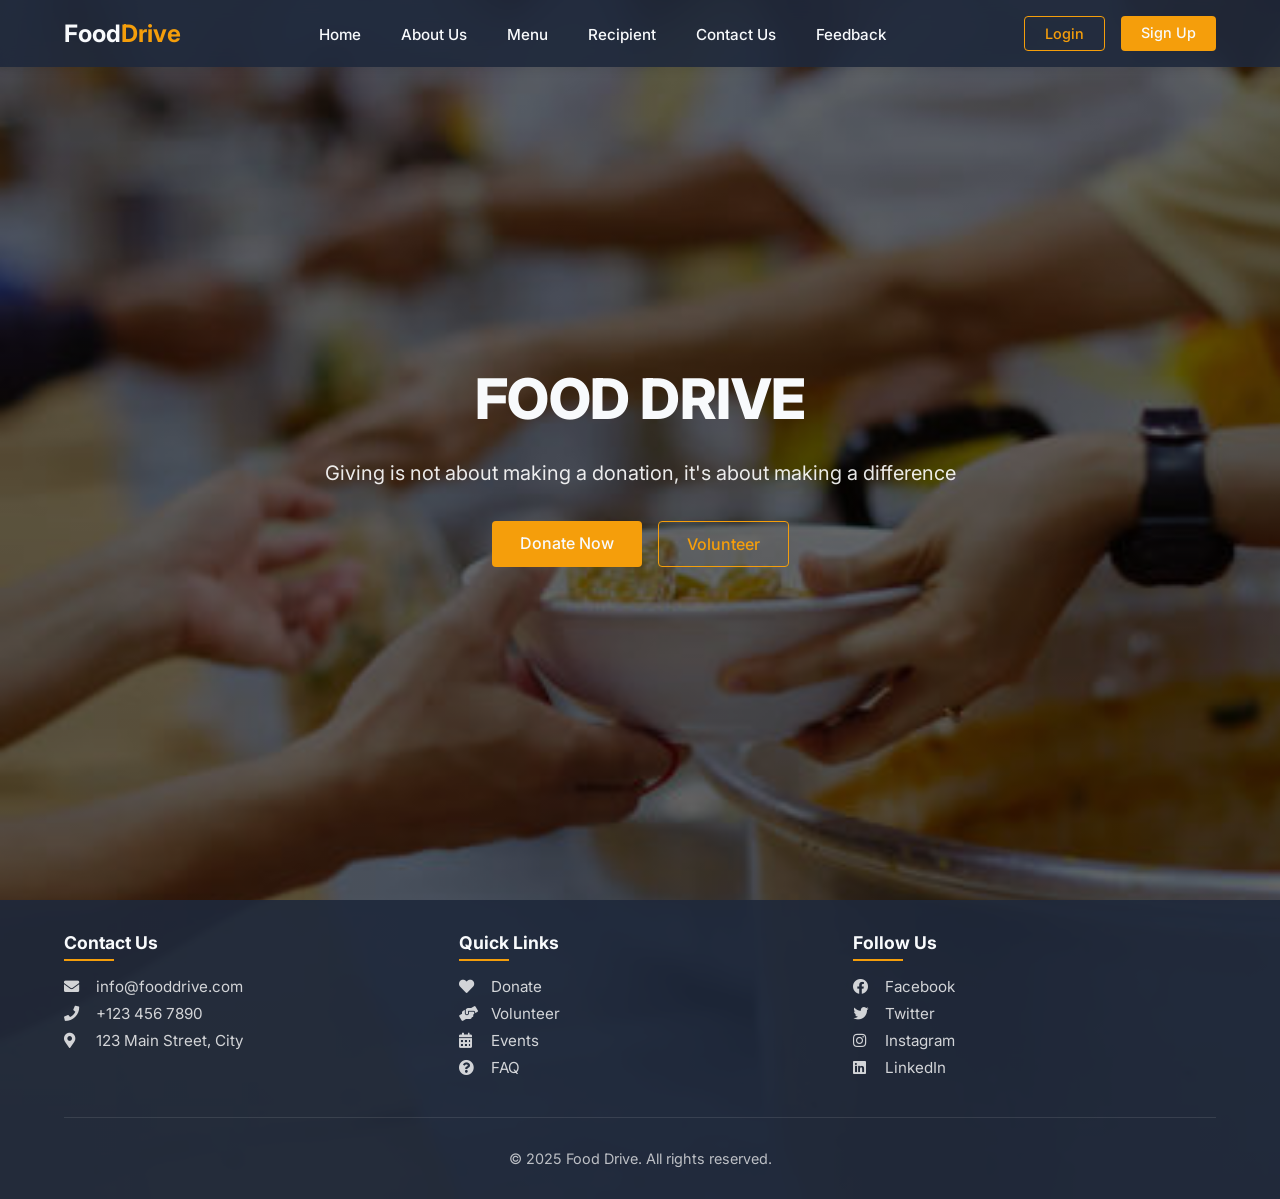
<file: index.html>
<!DOCTYPE html>
<html lang="en">
<head>
    <meta charset="UTF-8">
    <meta name="viewport" content="width=device-width, initial-scale=1.0">
    <link href="https://fonts.googleapis.com/css2?family=Inter:wght@300;400;500;600;700&display=swap" rel="stylesheet">
    <link rel="stylesheet" href="https://cdnjs.cloudflare.com/ajax/libs/font-awesome/5.15.4/css/all.min.css">
    <style>
        :root {
            --primary: #2563eb;
            --primary-dark: #1d4ed8;
            --light: #f8fafc;
            --dark: #1e293b;
            --text: #334155;
            --accent: #f59e0b;
        }
        
        * {
            margin: 0;
            padding: 0;
            box-sizing: border-box;
        }
        
        body {
            font-family: 'Inter', sans-serif;
            margin: 0;
            padding: 0;
            background: linear-gradient(rgba(0, 0, 0, 0.6), rgba(0, 0, 0, 0.6)), url('a.jpg') no-repeat center center/cover;
            min-height: 100vh;
            display: flex;
            flex-direction: column;
            color: var(--light);
        }
        
        /* Header and Navigation */
        header {
            width: 100%;
            background-color: rgba(30, 41, 59, 0.9);
            backdrop-filter: blur(10px);
            position: fixed;
            top: 0;
            z-index: 100;
            box-shadow: 0 2px 10px rgba(0, 0, 0, 0.1);
        }
        
        .container {
            width: 90%;
            max-width: 1200px;
            margin: 0 auto;
        }
        
        nav {
            display: flex;
            justify-content: space-between;
            align-items: center;
            padding: 1rem 0;
        }
        
        .logo {
            font-size: 1.5rem;
            font-weight: 700;
            color: var(--light);
            text-decoration: none;
        }
        
        .logo span {
            color: var(--accent);
        }
        
        .nav-links {
            display: flex;
            list-style: none;
        }
        
        .nav-links li {
            position: relative;
            margin: 0 0.5rem;
        }
        
        .nav-links a {
            text-decoration: none;
            color: var(--light);
            font-weight: 500;
            font-size: 0.95rem;
            padding: 0.5rem 0.75rem;
            transition: all 0.3s ease;
            border-radius: 4px;
        }
        
        .nav-links a:hover {
            color: var(--accent);
        }
        
        .nav-links a::after {
            content: '';
            position: absolute;
            bottom: -5px;
            left: 0;
            width: 0;
            height: 2px;
            background-color: var(--accent);
            transition: width 0.3s ease;
        }
        
        .nav-links a:hover::after {
            width: 100%;
        }
        
        .auth-buttons {
            display: flex;
            gap: 1rem;
        }
        
        .btn {
            padding: 0.5rem 1.25rem;
            border-radius: 4px;
            font-weight: 500;
            text-decoration: none;
            transition: all 0.3s ease;
            border: none;
            cursor: pointer;
            font-size: 0.9rem;
        }
        
        .btn-outline {
            border: 1px solid var(--accent);
            color: var(--accent);
            background: transparent;
        }
        
        .btn-primary {
            background: var(--accent);
            color: var(--light);
        }
        
        .btn:hover {
            transform: translateY(-2px);
            box-shadow: 0 4px 12px rgba(0, 0, 0, 0.15);
        }
        
        .btn-outline:hover {
            background: rgba(245, 158, 11, 0.1);
        }
        
        .mobile-menu-btn {
            display: none;
            background: none;
            border: none;
            color: var(--light);
            font-size: 1.5rem;
            cursor: pointer;
        }
        
        /* Hero Section */
        .hero {
            display: flex;
            flex-direction: column;
            justify-content: center;
            align-items: center;
            text-align: center;
            min-height: 100vh;
            padding: 6rem 1rem 4rem;
        }
        
        .hero-text {
            max-width: 800px;
        }
        
        .hero-text h1 {
            font-size: 3.5rem;
            font-weight: 800;
            letter-spacing: -0.5px;
            margin-bottom: 1.5rem;
            text-transform: uppercase;
            color: var(--light);
        }
        
        .hero-text p {
            font-size: 1.25rem;
            margin-bottom: 2rem;
            line-height: 1.6;
            color: rgba(255, 255, 255, 0.9);
            font-weight: 400;
        }
        
        .hero-cta {
            margin-top: 2rem;
            display: flex;
            gap: 1rem;
            justify-content: center;
        }
        
        .hero-cta .btn {
            padding: 0.75rem 1.75rem;
            font-size: 1rem;
        }
        
        /* Footer */
        footer {
            background-color: rgba(30, 41, 59, 0.9);
            margin-top: auto;
            padding: 2rem 0;
            width: 100%;
        }
        
        .footer-content {
            display: flex;
            justify-content: space-between;
            flex-wrap: wrap;
            gap: 2rem;
        }
        
        .footer-section {
            flex: 1;
            min-width: 200px;
        }
        
        .footer-section h3 {
            color: var(--light);
            font-size: 1.1rem;
            margin-bottom: 1rem;
            position: relative;
            padding-bottom: 0.5rem;
        }
        
        .footer-section h3::after {
            content: '';
            position: absolute;
            left: 0;
            bottom: 0;
            width: 50px;
            height: 2px;
            background-color: var(--accent);
        }
        
        .footer-section p {
            color: rgba(255, 255, 255, 0.8);
            margin-bottom: 0.5rem;
            font-size: 0.95rem;
        }
        
        .footer-section a {
            display: block;
            color: rgba(255, 255, 255, 0.8);
            text-decoration: none;
            margin-bottom: 0.5rem;
            transition: all 0.3s ease;
            font-size: 0.95rem;
        }
        
        .footer-section a:hover {
            color: var(--accent);
            transform: translateX(5px);
        }
        
        .footer-section i {
            margin-right: 0.5rem;
            width: 20px;
        }
        
        .copyright {
            text-align: center;
            padding-top: 2rem;
            margin-top: 2rem;
            border-top: 1px solid rgba(255, 255, 255, 0.1);
            color: rgba(255, 255, 255, 0.7);
            font-size: 0.9rem;
        }
        
        /* Responsive Design */
        @media (max-width: 992px) {
            .hero-text h1 {
                font-size: 3rem;
            }
        }
        
        @media (max-width: 768px) {
            .mobile-menu-btn {
                display: block;
            }
            
            .nav-links {
                position: fixed;
                top: 60px;
                left: -100%;
                flex-direction: column;
                background-color: var(--dark);
                width: 100%;
                text-align: center;
                transition: all 0.3s ease;
                box-shadow: 0 10px 15px rgba(0, 0, 0, 0.1);
                padding: 1rem 0;
            }
            
            .nav-links.active {
                left: 0;
            }
            
            .nav-links li {
                margin: 0.5rem 0;
            }
            
            .nav-links a {
                display: block;
                padding: 1rem;
            }
            
            .nav-links a::after {
                display: none;
            }
            
            .hero-text h1 {
                font-size: 2.5rem;
            }
            
            .hero-text p {
                font-size: 1.1rem;
            }
            
            .hero-cta {
                flex-direction: column;
                width: 100%;
                max-width: 300px;
            }
            
            .footer-section {
                flex-basis: 100%;
                text-align: center;
            }
            
            .footer-section h3::after {
                left: 50%;
                transform: translateX(-50%);
            }
            
            .footer-section a:hover {
                transform: none;
            }
        }
        
        @media (max-width: 480px) {
            .hero-text h1 {
                font-size: 2rem;
            }
            
            .auth-buttons {
                gap: 0.5rem;
            }
            
            .btn {
                padding: 0.5rem 1rem;
                font-size: 0.85rem;
            }
        }
    </style>
    <title>Food Drive - Making a Difference</title>
</head>
<body>
    <header>
        <div class="container">
            <nav>
                <a href="index.html" class="logo">Food<span>Drive</span></a>
                <ul class="nav-links">
                    <li><a href="index.html">Home</a></li>
                    <li><a href="aboutus.html">About Us</a></li>
                    <li><a href="menu2.html">Menu</a></li>
                    <li><a href="recipitent-dashboard.html">Recipient</a></li>
                    <li><a href="contactus.html">Contact Us</a></li>
                    <li><a href="feedback.html">Feedback</a></li>
                </ul>
                <div class="auth-buttons">
                    <a href="registration.html" class="btn btn-outline">Login</a>
                    <a href="signup.html" class="btn btn-primary">Sign Up</a>
                </div>
                <button class="mobile-menu-btn">
                    <i class="fas fa-bars"></i>
                </button>
            </nav>
        </div>
    </header>

    <section class="hero">
        <div class="hero-text">
            <h1>Food Drive</h1>
            <p>Giving is not about making a donation, it's about making a difference</p>
            <div class="hero-cta">
                <a href="donor.html" class="btn btn-primary">Donate Now</a>
                <a href="volunteer.html" class="btn btn-outline">Volunteer</a>
            </div>
        </div>
    </section>

    <footer>
        <div class="container">
            <div class="footer-content">
                <div class="footer-section">
                    <h3>Contact Us</h3>
                    <p><i class="fas fa-envelope"></i> info@fooddrive.com</p>
                    <p><i class="fas fa-phone"></i> +123 456 7890</p>
                    <p><i class="fas fa-map-marker-alt"></i> 123 Main Street, City</p>
                </div>
                <div class="footer-section">
                    <h3>Quick Links</h3>
                    <a href="donor.html"><i class="fas fa-heart"></i> Donate</a>
                    <a href="volunteer.html"><i class="fas fa-hands-helping"></i> Volunteer</a>
                    <a href="events.html"><i class="fas fa-calendar-alt"></i> Events</a>
                    <a href="faq.html"><i class="fas fa-question-circle"></i> FAQ</a>
                </div>
                <div class="footer-section">
                    <h3>Follow Us</h3>
                    <a href="#"><i class="fab fa-facebook"></i> Facebook</a>
                    <a href="#"><i class="fab fa-twitter"></i> Twitter</a>
                    <a href="#"><i class="fab fa-instagram"></i> Instagram</a>
                    <a href="#"><i class="fab fa-linkedin"></i> LinkedIn</a>
                </div>
            </div>
            <div class="copyright">
                &copy; 2025 Food Drive. All rights reserved.
            </div>
        </div>
    </footer>

    <script>
        // Mobile menu toggle
        const mobileMenuBtn = document.querySelector('.mobile-menu-btn');
        const navLinks = document.querySelector('.nav-links');
        
        mobileMenuBtn.addEventListener('click', () => {
            navLinks.classList.toggle('active');
        });
    </script>
</body>
</html>
</file>
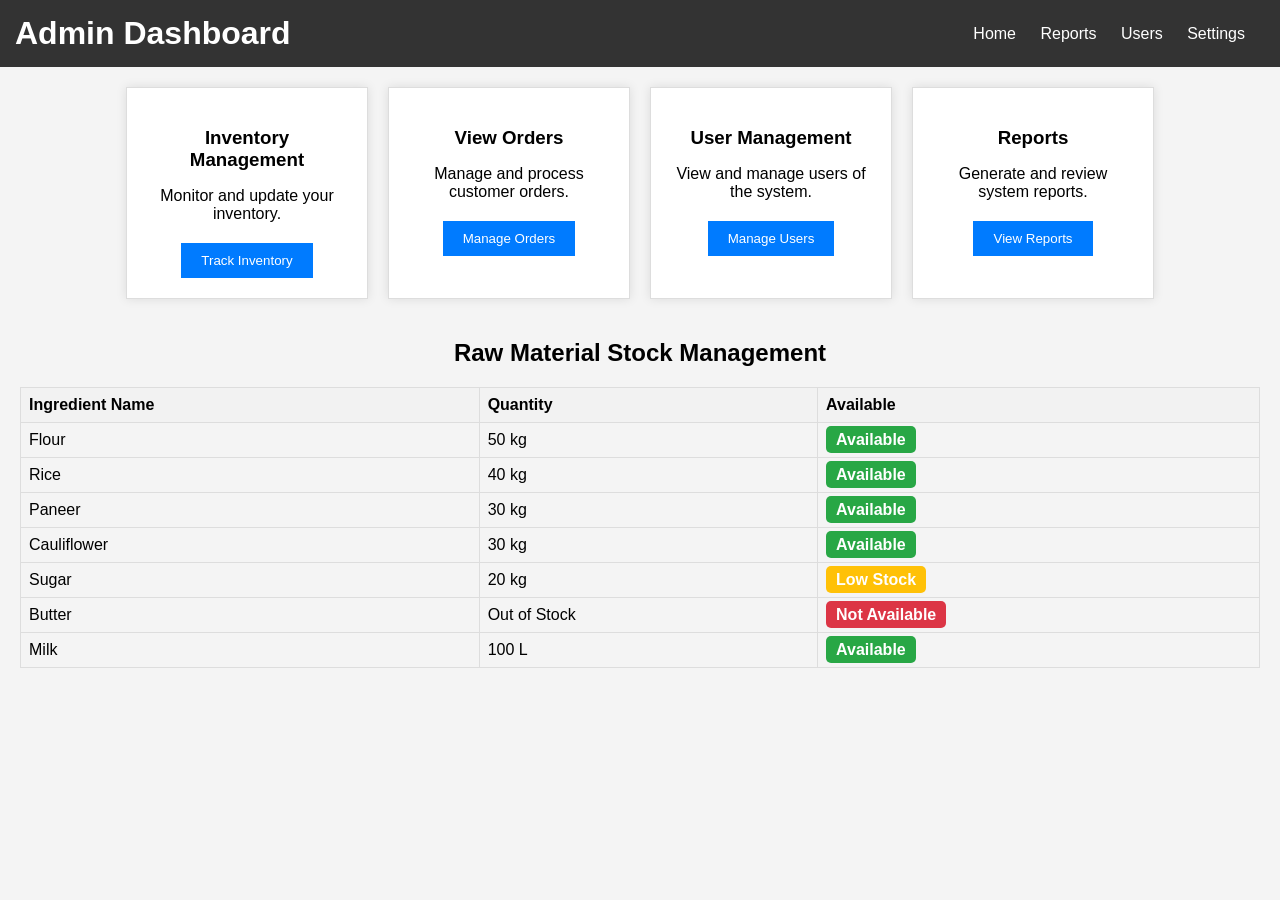
<file: admin-dashboard.html>
<!DOCTYPE html>
<html lang="en">
<head>
    <meta charset="UTF-8">
    <meta name="viewport" content="width=device-width, initial-scale=1.0">
    <title>Admin Dashboard</title>
    <link rel="stylesheet" href="admin-dashboard.css">
</head>
<body>
    <!-- Navigation Bar -->
    <div class="navbar">
        <h1>Admin Dashboard</h1>
        <nav>
            <ul>
                <li><a href="#">Home</a></li>
                <li><a href="#">Reports</a></li>
                <li><a href="#">Users</a></li>
                <li><a href="#">Settings</a></li>
            </ul>
        </nav>
    </div>

    <!-- Main Dashboard Container -->
    <div class="container">
        <!-- Cards Grid -->
        <div class="grid">
            <!-- Inventory Management -->
            <div class="card">
                <h3>Inventory Management</h3>
                <p>Monitor and update your inventory.</p>
                <button class="btn">Track Inventory</button>
            </div>
            
            <!-- View Orders -->
            <div class="card">
                <h3>View Orders</h3>
                <p>Manage and process customer orders.</p>
                <button class="btn">Manage Orders</button>
            </div>

            <!-- User Management -->
            <div class="card">
                <h3>User Management</h3>
                <p>View and manage users of the system.</p>
                <button class="btn">Manage Users</button>
            </div>

            <!-- Reports -->
            <div class="card">
                <h3>Reports</h3>
                <p>Generate and review system reports.</p>
                <button class="btn">View Reports</button>
            </div>
        </div>

        <!-- Raw Material Stock Management -->
        <div class="stock-management">
            <h2>Raw Material Stock Management</h2>
            <table>
                <thead>
                    <tr>
                        <th>Ingredient Name</th>
                        <th>Quantity</th>
                        <th>Available</th>
                    </tr>
                </thead>
                <tbody>
                    <tr>
                        <td>Flour</td>
                        <td>50 kg</td>
                        <td><span class="status available">Available</span></td>
                    </tr>
                    <tr>
                        <td>Rice</td>
                        <td>40 kg</td>
                        <td><span class="status available">Available</span></td>
                    </tr>
                    <tr>
                        <td>Paneer</td>
                        <td>30 kg</td>
                        <td><span class="status available">Available</span></td>
                    </tr>
                    <tr>
                        <td>Cauliflower</td>
                        <td>30 kg</td>
                        <td><span class="status available">Available</span></td>
                    </tr>
                    <tr>
                        <td>Sugar</td>
                        <td>20 kg</td>
                        <td><span class="status low">Low Stock</span></td>
                    </tr>
                    <tr>
                        <td>Butter</td>
                        <td>Out of Stock</td>
                        <td><span class="status not-available">Not Available</span></td>
                    </tr>
                    <tr>
                        <td>Milk</td>
                        <td>100 L</td>
                        <td><span class="status available">Available</span></td>
                    </tr>
                </tbody>
            </table>
        </div>
    </div>
</body>
</html>
</file>
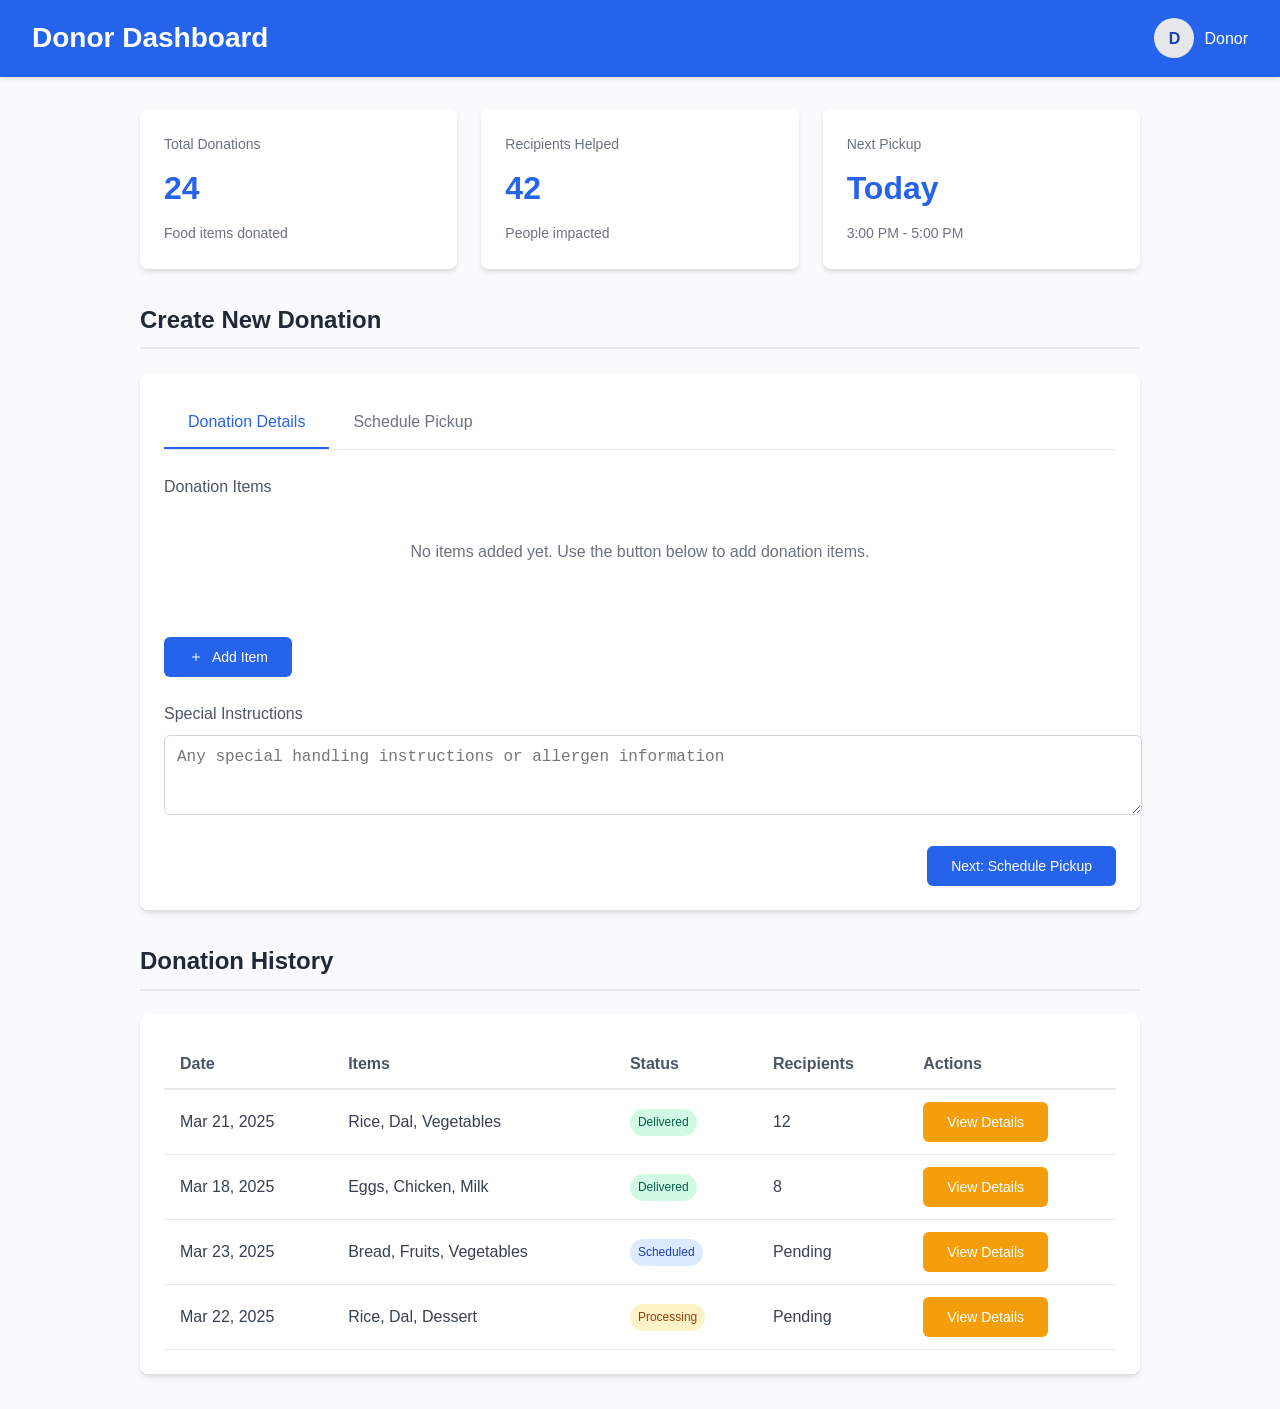
<file: donor.html>
<!DOCTYPE html>
<html lang="en">
<head>
    <meta charset="UTF-8">
    <meta name="viewport" content="width=device-width, initial-scale=1.0">
    <title>Donor Dashboard</title>
    <style>
        :root {
            --primary-color: #2563eb;
            --primary-dark: #1e40af;
            --success-color: #16a34a;
            --success-dark: #15803d;
            --warning-color: #f59e0b;
            --warning-dark: #d97706;
            --card-shadow: 0 4px 6px -1px rgba(0, 0, 0, 0.1), 0 2px 4px -1px rgba(0, 0, 0, 0.06);
        }

        body {
            font-family: 'Segoe UI', Tahoma, Geneva, Verdana, sans-serif;
            margin: 0;
            padding: 0;
            background-color: #f9fafb;
            color: #374151;
            line-height: 1.6;
        }

        .navbar {
            background-color: var(--primary-color);
            padding: 1rem 2rem;
            color: white;
            display: flex;
            justify-content: space-between;
            align-items: center;
            box-shadow: 0 2px 4px rgba(0, 0, 0, 0.1);
        }

        .navbar h1 {
            margin: 0;
            font-size: 1.75rem;
            font-weight: 600;
        }

        .user-info {
            display: flex;
            align-items: center;
            gap: 10px;
        }

        .user-avatar {
            width: 40px;
            height: 40px;
            background-color: #e5e7eb;
            border-radius: 50%;
            display: flex;
            align-items: center;
            justify-content: center;
            font-weight: bold;
            color: var(--primary-dark);
        }

        .container {
            max-width: 1000px;
            margin: 2rem auto;
            padding: 0 1.5rem;
        }

        .section-title {
            color: #1f2937;
            font-size: 1.5rem;
            margin-bottom: 1.5rem;
            padding-bottom: 0.5rem;
            border-bottom: 2px solid #e5e7eb;
        }

        .summary-stats {
            display: grid;
            grid-template-columns: repeat(auto-fit, minmax(200px, 1fr));
            gap: 1.5rem;
            margin-bottom: 2rem;
        }

        .stat-card {
            background: white;
            padding: 1.5rem;
            border-radius: 8px;
            box-shadow: var(--card-shadow);
        }

        .stat-value {
            font-size: 2rem;
            font-weight: bold;
            color: var(--primary-color);
            margin: 0.5rem 0;
        }

        .stat-label {
            color: #6b7280;
            font-size: 0.875rem;
        }

        .donation-form {
            background: white;
            padding: 1.5rem;
            border-radius: 8px;
            box-shadow: var(--card-shadow);
            margin-bottom: 2rem;
        }

        .form-row {
            margin-bottom: 1.5rem;
        }

        .form-label {
            display: block;
            margin-bottom: 0.5rem;
            font-weight: 500;
            color: #4b5563;
        }

        .form-input, .form-select {
            width: 100%;
            padding: 0.75rem;
            border: 1px solid #d1d5db;
            border-radius: 6px;
            font-size: 1rem;
            transition: border-color 0.2s;
        }

        .form-input:focus, .form-select:focus {
            border-color: var(--primary-color);
            outline: none;
            box-shadow: 0 0 0 3px rgba(37, 99, 235, 0.1);
        }

        .form-grid {
            display: grid;
            grid-template-columns: repeat(2, 1fr);
            gap: 1rem;
        }

        .btn {
            background-color: var(--primary-color);
            color: white;
            border: none;
            padding: 0.75rem 1.5rem;
            font-size: 0.875rem;
            font-weight: 500;
            border-radius: 6px;
            cursor: pointer;
            transition: background-color 0.2s;
            display: inline-flex;
            align-items: center;
            justify-content: center;
            gap: 0.5rem;
        }

        .btn:hover {
            background-color: var(--primary-dark);
        }

        .btn-success {
            background-color: var(--success-color);
        }

        .btn-success:hover {
            background-color: var(--success-dark);
        }

        .btn-warning {
            background-color: var(--warning-color);
        }

        .btn-warning:hover {
            background-color: var(--warning-dark);
        }

        .donation-history {
            background: white;
            border-radius: 8px;
            box-shadow: var(--card-shadow);
            padding: 1.5rem;
            margin-bottom: 2rem;
        }

        .history-table {
            width: 100%;
            border-collapse: collapse;
        }

        .history-table th {
            text-align: left;
            padding: 0.75rem 1rem;
            border-bottom: 2px solid #e5e7eb;
            color: #4b5563;
            font-weight: 600;
        }

        .history-table td {
            padding: 0.75rem 1rem;
            border-bottom: 1px solid #e5e7eb;
        }

        .history-table tbody tr:hover {
            background-color: #f9fafb;
        }

        .status-badge {
            display: inline-block;
            padding: 0.25rem 0.5rem;
            border-radius: 9999px;
            font-size: 0.75rem;
            font-weight: 500;
        }

        .status-scheduled {
            background-color: #dbeafe;
            color: #1e40af;
        }

        .status-delivered {
            background-color: #d1fae5;
            color: #065f46;
        }

        .status-pending {
            background-color: #fef3c7;
            color: #92400e;
        }

        .form-actions {
            display: flex;
            justify-content: flex-end;
            gap: 1rem;
        }

        .tabs {
            display: flex;
            border-bottom: 1px solid #e5e7eb;
            margin-bottom: 1.5rem;
        }

        .tab {
            padding: 0.75rem 1.5rem;
            cursor: pointer;
            border-bottom: 2px solid transparent;
            font-weight: 500;
            color: #6b7280;
        }

        .tab.active {
            border-bottom-color: var(--primary-color);
            color: var(--primary-color);
        }

        .donation-item {
            display: flex;
            align-items: center;
            padding: 0.75rem 1rem;
            margin-bottom: 0.5rem;
            background: #f3f4f6;
            border-radius: 6px;
            justify-content: space-between;
        }

        .donation-item-details {
            display: flex;
            align-items: center;
            gap: 1rem;
        }

        .item-quantity {
            width: 80px;
        }

        .add-item-btn {
            margin-top: 1rem;
        }

        .donation-items-list {
            margin-bottom: 1.5rem;
        }

        .empty-state {
            text-align: center;
            padding: 2rem;
            color: #6b7280;
        }

        @media (max-width: 768px) {
            .navbar {
                padding: 1rem;
            }
            
            .container {
                padding: 0 1rem;
            }
            
            .form-grid {
                grid-template-columns: 1fr;
            }
        }
    </style>
</head>
<body>
    <div class="navbar">
        <h1>Donor Dashboard</h1>
        <div class="user-info">
            <div class="user-avatar">D</div>
            <span>Donor</span>
        </div>
    </div>

    <div class="container">
        <div class="summary-stats">
            <div class="stat-card">
                <div class="stat-label">Total Donations</div>
                <div class="stat-value">24</div>
                <div class="stat-label">Food items donated</div>
            </div>
            <div class="stat-card">
                <div class="stat-label">Recipients Helped</div>
                <div class="stat-value">42</div>
                <div class="stat-label">People impacted</div>
            </div>
            <div class="stat-card">
                <div class="stat-label">Next Pickup</div>
                <div class="stat-value">Today</div>
                <div class="stat-label">3:00 PM - 5:00 PM</div>
            </div>
        </div>

        <h2 class="section-title">Create New Donation</h2>
        <div class="donation-form">
            <div class="tabs">
                <div class="tab active" data-tab="items">Donation Details</div>
                <div class="tab" data-tab="schedule">Schedule Pickup</div>
            </div>

            <div class="tab-content" id="items-tab">
                <div class="form-row">
                    <label class="form-label">Donation Items</label>
                    <div class="donation-items-list" id="donation-items">
                        <div class="empty-state" id="empty-items-message">
                            No items added yet. Use the button below to add donation items.
                        </div>
                    </div>
                    <button class="btn add-item-btn" id="add-item-btn">
                        <svg xmlns="http://www.w3.org/2000/svg" width="16" height="16" fill="currentColor" viewBox="0 0 16 16">
                            <path d="M8 4a.5.5 0 0 1 .5.5v3h3a.5.5 0 0 1 0 1h-3v3a.5.5 0 0 1-1 0v-3h-3a.5.5 0 0 1 0-1h3v-3A.5.5 0 0 1 8 4z"/>
                        </svg>
                        Add Item
                    </button>
                </div>

                <div class="form-row">
                    <label class="form-label">Special Instructions</label>
                    <textarea class="form-input" rows="3" placeholder="Any special handling instructions or allergen information"></textarea>
                </div>

                <div class="form-actions">
                    <button class="btn" id="next-to-schedule">Next: Schedule Pickup</button>
                </div>
            </div>

            <div class="tab-content" id="schedule-tab" style="display: none;">
                <div class="form-grid">
                    <div class="form-row">
                        <label class="form-label">Pickup Date</label>
                        <input type="date" class="form-input" value="2025-03-24">
                    </div>
                    <div class="form-row">
                        <label class="form-label">Pickup Time</label>
                        <select class="form-select">
                            <option>9:00 AM - 12:00 PM</option>
                            <option>12:00 PM - 3:00 PM</option>
                            <option selected>3:00 PM - 5:00 PM</option>
                        </select>
                    </div>
                </div>

                <div class="form-row">
                    <label class="form-label">Pickup Address</label>
                    <input type="text" class="form-input" placeholder="Street Address">
                </div>
                
                <div class="form-grid">
                    <div class="form-row">
                        <label class="form-label">City</label>
                        <input type="text" class="form-input" placeholder="City">
                    </div>
                    <div class="form-row">
                        <label class="form-label">Postal Code</label>
                        <input type="text" class="form-input" placeholder="Postal Code">
                    </div>
                </div>

                <div class="form-row">
                    <label class="form-label">Contact Phone</label>
                    <input type="tel" class="form-input" placeholder="Phone Number">
                </div>

                <div class="form-actions">
                    <button class="btn" id="back-to-items">Back to Items</button>
                    <button class="btn btn-success" id="submit-donation">Submit Donation</button>
                </div>
            </div>
        </div>

        <h2 class="section-title">Donation History</h2>
        <div class="donation-history">
            <table class="history-table">
                <thead>
                    <tr>
                        <th>Date</th>
                        <th>Items</th>
                        <th>Status</th>
                        <th>Recipients</th>
                        <th>Actions</th>
                    </tr>
                </thead>
                <tbody>
                    <tr>
                        <td>Mar 21, 2025</td>
                        <td>Rice, Dal, Vegetables</td>
                        <td><span class="status-badge status-delivered">Delivered</span></td>
                        <td>12</td>
                        <td><button class="btn btn-warning">View Details</button></td>
                    </tr>
                    <tr>
                        <td>Mar 18, 2025</td>
                        <td>Eggs, Chicken, Milk</td>
                        <td><span class="status-badge status-delivered">Delivered</span></td>
                        <td>8</td>
                        <td><button class="btn btn-warning">View Details</button></td>
                    </tr>
                    <tr>
                        <td>Mar 23, 2025</td>
                        <td>Bread, Fruits, Vegetables</td>
                        <td><span class="status-badge status-scheduled">Scheduled</span></td>
                        <td>Pending</td>
                        <td><button class="btn btn-warning">View Details</button></td>
                    </tr>
                    <tr>
                        <td>Mar 22, 2025</td>
                        <td>Rice, Dal, Dessert</td>
                        <td><span class="status-badge status-pending">Processing</span></td>
                        <td>Pending</td>
                        <td><button class="btn btn-warning">View Details</button></td>
                    </tr>
                </tbody>
            </table>
        </div>
    </div>

    <script>
        document.addEventListener("DOMContentLoaded", () => {
            // Tab switching
            const tabs = document.querySelectorAll('.tab');
            tabs.forEach(tab => {
                tab.addEventListener('click', () => {
                    // Remove active class from all tabs
                    tabs.forEach(t => t.classList.remove('active'));
                    
                    // Add active class to clicked tab
                    tab.classList.add('active');
                    
                    // Hide all tab content
                    document.querySelectorAll('.tab-content').forEach(content => {
                        content.style.display = 'none';
                    });
                    
                    // Show corresponding tab content
                    const tabId = tab.dataset.tab;
                    document.getElementById(tabId + '-tab').style.display = 'block';
                });
            });
            
            // Next button action
            document.getElementById('next-to-schedule').addEventListener('click', () => {
                document.querySelector('[data-tab="items"]').classList.remove('active');
                document.querySelector('[data-tab="schedule"]').classList.add('active');
                document.getElementById('items-tab').style.display = 'none';
                document.getElementById('schedule-tab').style.display = 'block';
            });
            
            // Back button action
            document.getElementById('back-to-items').addEventListener('click', () => {
                document.querySelector('[data-tab="schedule"]').classList.remove('active');
                document.querySelector('[data-tab="items"]').classList.add('active');
                document.getElementById('schedule-tab').style.display = 'none';
                document.getElementById('items-tab').style.display = 'block';
            });
            
            // Add item functionality
            const donationItems = document.getElementById('donation-items');
            const emptyMessage = document.getElementById('empty-items-message');
            const addItemBtn = document.getElementById('add-item-btn');
            let itemCounter = 0;
            
            // Food options for dropdown
            const foodOptions = [
                "Rice", "Dal", "Mix Veg", "Bread", "Eggs", "Milk", 
                "Chicken", "Dessert", "Fruits", "Lentils", "Pasta", "Flour"
            ];
            
            addItemBtn.addEventListener('click', () => {
                itemCounter++;
                
                // Hide empty state message when items are added
                if (itemCounter === 1) {
                    emptyMessage.style.display = 'none';
                }
                
                const item = document.createElement('div');
                item.className = 'donation-item';
                
                // Create select for food item
                const select = document.createElement('select');
                select.className = 'form-select';
                
                // Add food options to select
                foodOptions.forEach(food => {
                    const option = document.createElement('option');
                    option.value = food;
                    option.textContent = food;
                    select.appendChild(option);
                });
                
                // Create quantity input
                const quantityInput = document.createElement('input');
                quantityInput.type = 'number';
                quantityInput.min = '1';
                quantityInput.value = '1';
                quantityInput.className = 'form-input item-quantity';
                
                // Create remove button
                const removeBtn = document.createElement('button');
                removeBtn.className = 'btn';
                removeBtn.innerHTML = '<svg xmlns="http://www.w3.org/2000/svg" width="16" height="16" fill="currentColor" viewBox="0 0 16 16"><path d="M2.146 2.854a.5.5 0 1 1 .708-.708L8 7.293l5.146-5.147a.5.5 0 0 1 .708.708L8.707 8l5.147 5.146a.5.5 0 0 1-.708.708L8 8.707l-5.146 5.147a.5.5 0 0 1-.708-.708L7.293 8 2.146 2.854Z"/></svg>';
                
                // Create container for select and quantity
                const detailsDiv = document.createElement('div');
                detailsDiv.className = 'donation-item-details';
                detailsDiv.appendChild(select);
                detailsDiv.appendChild(quantityInput);
                
                // Add elements to item
                item.appendChild(detailsDiv);
                item.appendChild(removeBtn);
                
                // Add item to list
                donationItems.appendChild(item);
                
                // Remove button functionality
                removeBtn.addEventListener('click', () => {
                    donationItems.removeChild(item);
                    itemCounter--;
                    
                    // Show empty state if no items
                    if (itemCounter === 0) {
                        emptyMessage.style.display = 'block';
                    }
                });
            });
            
            // Submit donation
            document.getElementById('submit-donation').addEventListener('click', () => {
                alert('Your donation has been scheduled successfully! A confirmation email has been sent to your registered email address.');
                
                // Reset form
                document.querySelectorAll('.donation-item').forEach(item => {
                    donationItems.removeChild(item);
                });
                itemCounter = 0;
                emptyMessage.style.display = 'block';
                
                // Switch back to first tab
                document.querySelector('[data-tab="schedule"]').classList.remove('active');
                document.querySelector('[data-tab="items"]').classList.add('active');
                document.getElementById('schedule-tab').style.display = 'none';
                document.getElementById('items-tab').style.display = 'block';
            });
        });
    </script>
</body>
</html>
</file>
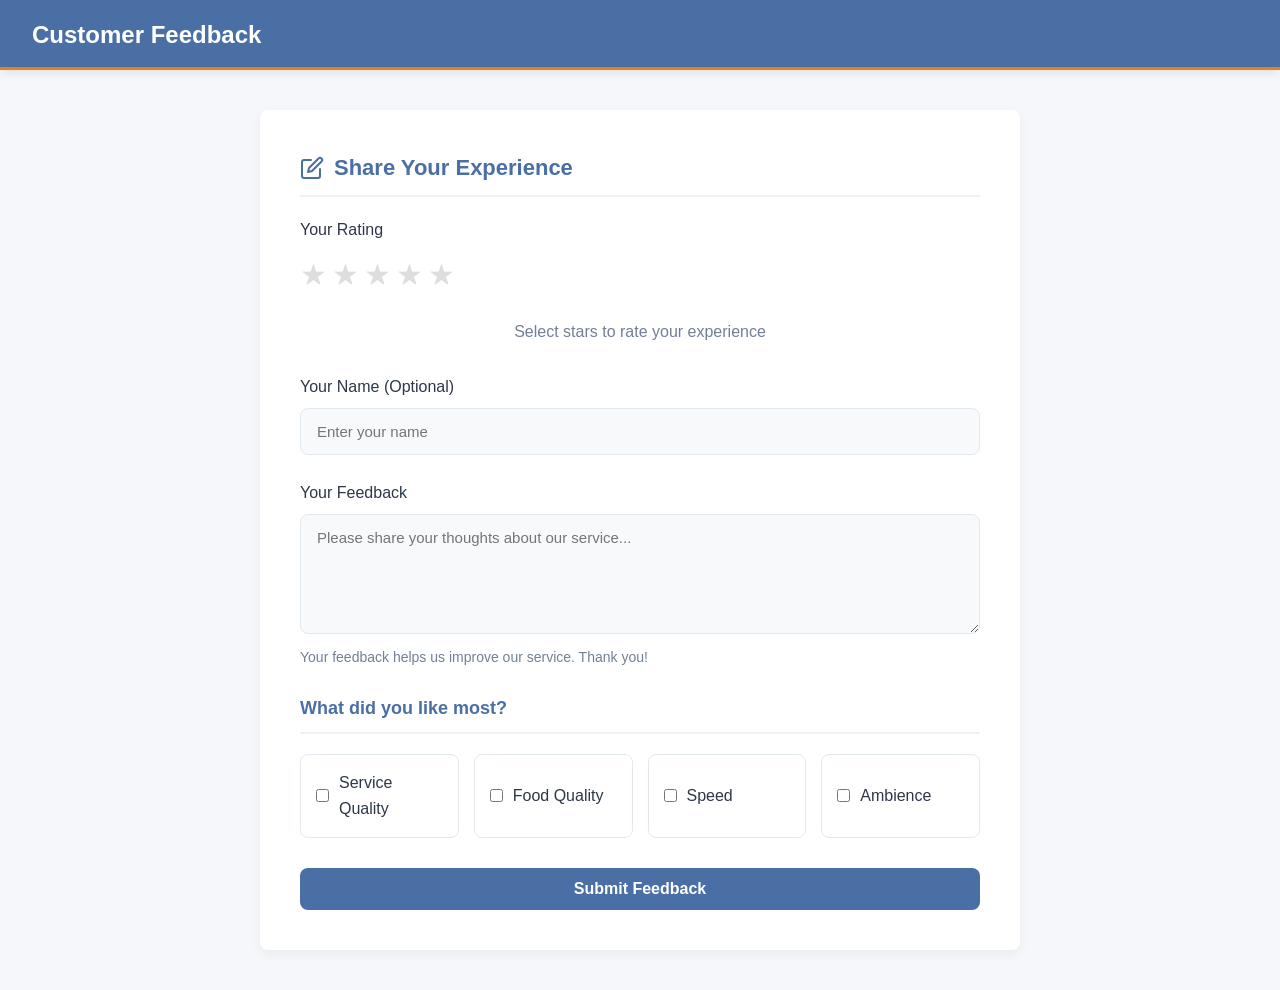
<file: feedback.html>
<!DOCTYPE html>
<html lang="en">
<head>
    <meta charset="UTF-8">
    <meta name="viewport" content="width=device-width, initial-scale=1.0">
    <title>Feedback & Reviews</title>
    <style>
        :root {
            --primary: #4a6fa5;
            --primary-light: #6789bd;
            --primary-dark: #345689;
            --secondary: #e67e22;
            --light: #f8f9fa;
            --dark: #2d3748;
            --gray: #718096;
            --border-radius: 8px;
            --box-shadow: 0 4px 12px rgba(0, 0, 0, 0.05);
            --transition: all 0.3s ease;
        }
        
        * {
            margin: 0;
            padding: 0;
            box-sizing: border-box;
            font-family: 'Segoe UI', Tahoma, Geneva, Verdana, sans-serif;
        }
        
        body {
            background-color: #f5f7fa;
            color: var(--dark);
            line-height: 1.6;
            min-height: 100vh;
        }
        
        .navbar {
            background-color: var(--primary);
            color: white;
            padding: 0 2rem;
            height: 70px;
            display: flex;
            align-items: center;
            box-shadow: 0 2px 10px rgba(0, 0, 0, 0.1);
            position: relative;
        }
        
        .navbar::after {
            content: '';
            position: absolute;
            bottom: 0;
            left: 0;
            right: 0;
            height: 3px;
            background: var(--secondary);
        }
        
        .navbar h1 {
            font-size: 24px;
            font-weight: 600;
        }
        
        .container {
            max-width: 800px;
            margin: 40px auto;
            padding: 0 20px;
        }
        
        .feedback-card {
            background: white;
            border-radius: var(--border-radius);
            box-shadow: var(--box-shadow);
            padding: 40px;
            margin-bottom: 30px;
        }
        
        .section-title {
            color: var(--primary);
            font-size: 22px;
            margin-bottom: 20px;
            padding-bottom: 10px;
            border-bottom: 2px solid #edf2f7;
            display: flex;
            align-items: center;
        }
        
        .section-title svg {
            margin-right: 10px;
        }
        
        .rating-container {
            margin-bottom: 30px;
        }
        
        .star-rating {
            display: flex;
            flex-direction: row-reverse;
            justify-content: flex-end;
            margin-bottom: 20px;
        }
        
        .star-rating input {
            display: none;
        }
        
        .star-rating label {
            cursor: pointer;
            font-size: 30px;
            color: #dddddd;
            transition: color 0.2s;
            margin-right: 5px;
        }
        
        .star-rating label:hover,
        .star-rating label:hover ~ label,
        .star-rating input:checked ~ label {
            color: #ffc107;
        }
        
        .rating-text {
            font-size: 16px;
            color: var(--gray);
            text-align: center;
            margin-top: 10px;
            font-weight: 500;
        }
        
        .form-group {
            margin-bottom: 25px;
        }
        
        .form-label {
            display: block;
            margin-bottom: 8px;
            font-weight: 500;
            color: var(--dark);
            font-size: 16px;
        }
        
        .form-control {
            width: 100%;
            padding: 14px 16px;
            border: 1px solid #e2e8f0;
            border-radius: var(--border-radius);
            font-size: 15px;
            color: var(--dark);
            transition: var(--transition);
            background-color: var(--light);
        }
        
        .form-control:focus {
            border-color: var(--primary);
            outline: none;
            box-shadow: 0 0 0 3px rgba(74, 111, 165, 0.15);
        }
        
        textarea.form-control {
            resize: vertical;
            min-height: 120px;
        }
        
        .form-text {
            display: block;
            margin-top: 5px;
            font-size: 14px;
            color: var(--gray);
        }
        
        .btn {
            display: inline-block;
            padding: 12px 24px;
            background-color: var(--primary);
            color: white;
            border: none;
            border-radius: var(--border-radius);
            font-size: 16px;
            font-weight: 600;
            cursor: pointer;
            transition: var(--transition);
            text-align: center;
        }
        
        .btn:hover {
            background-color: var(--primary-dark);
            transform: translateY(-2px);
            box-shadow: 0 6px 15px rgba(74, 111, 165, 0.2);
        }
        
        .btn-block {
            display: block;
            width: 100%;
        }
        
        .additional-options {
            display: flex;
            justify-content: space-between;
            flex-wrap: wrap;
            gap: 15px;
            margin-bottom: 30px;
        }
        
        .option-tile {
            flex: 1;
            min-width: 150px;
            border: 1px solid #e2e8f0;
            border-radius: var(--border-radius);
            padding: 15px;
            display: flex;
            align-items: center;
            cursor: pointer;
            transition: var(--transition);
        }
        
        .option-tile:hover {
            border-color: var(--primary);
            background-color: #f0f5ff;
        }
        
        .option-tile input {
            margin-right: 10px;
        }
        
        @media (max-width: 768px) {
            .navbar {
                padding: 0 1rem;
            }
            
            .feedback-card {
                padding: 30px 20px;
            }
            
            .additional-options {
                flex-direction: column;
            }
            
            .option-tile {
                width: 100%;
            }
        }
    </style>
</head>
<body>
    <div class="navbar">
        <h1>Customer Feedback</h1>
    </div>
    
    <div class="container">
        <div class="feedback-card">
            <h2 class="section-title">
                <svg width="24" height="24" viewBox="0 0 24 24" fill="none" stroke="currentColor" stroke-width="2" stroke-linecap="round" stroke-linejoin="round">
                    <path d="M11 4H4a2 2 0 0 0-2 2v14a2 2 0 0 0 2 2h14a2 2 0 0 0 2-2v-7"></path>
                    <path d="M18.5 2.5a2.121 2.121 0 0 1 3 3L12 15l-4 1 1-4 9.5-9.5z"></path>
                </svg>
                Share Your Experience
            </h2>
            
            <form action="/feedback" method="POST">
                <div class="rating-container">
                    <div class="form-label">Your Rating</div>
                    <div class="star-rating">
                        <input type="radio" id="star5" name="rating" value="5" />
                        <label for="star5" title="5 stars">★</label>
                        
                        <input type="radio" id="star4" name="rating" value="4" />
                        <label for="star4" title="4 stars">★</label>
                        
                        <input type="radio" id="star3" name="rating" value="3" />
                        <label for="star3" title="3 stars">★</label>
                        
                        <input type="radio" id="star2" name="rating" value="2" />
                        <label for="star2" title="2 stars">★</label>
                        
                        <input type="radio" id="star1" name="rating" value="1" />
                        <label for="star1" title="1 star">★</label>
                    </div>
                    <div class="rating-text">Select stars to rate your experience</div>
                </div>
                
                <div class="form-group">
                    <label for="name" class="form-label">Your Name (Optional)</label>
                    <input type="text" id="name" name="name" class="form-control" placeholder="Enter your name">
                </div>
                
                <div class="form-group">
                    <label for="review" class="form-label">Your Feedback</label>
                    <textarea id="review" name="review" rows="4" class="form-control" placeholder="Please share your thoughts about our service..." required></textarea>
                    <span class="form-text">Your feedback helps us improve our service. Thank you!</span>
                </div>
                
                <h3 class="section-title" style="font-size: 18px;">What did you like most?</h3>
                <div class="additional-options">
                    <label class="option-tile">
                        <input type="checkbox" name="liked[]" value="service"> Service Quality
                    </label>
                    <label class="option-tile">
                        <input type="checkbox" name="liked[]" value="food"> Food Quality
                    </label>
                    <label class="option-tile">
                        <input type="checkbox" name="liked[]" value="speed"> Speed
                    </label>
                    <label class="option-tile">
                        <input type="checkbox" name="liked[]" value="ambience"> Ambience
                    </label>
                </div>
                
                <button class="btn btn-block" type="submit">Submit Feedback</button>
            </form>
        </div>
    </div>
</body>
</html>
</file>
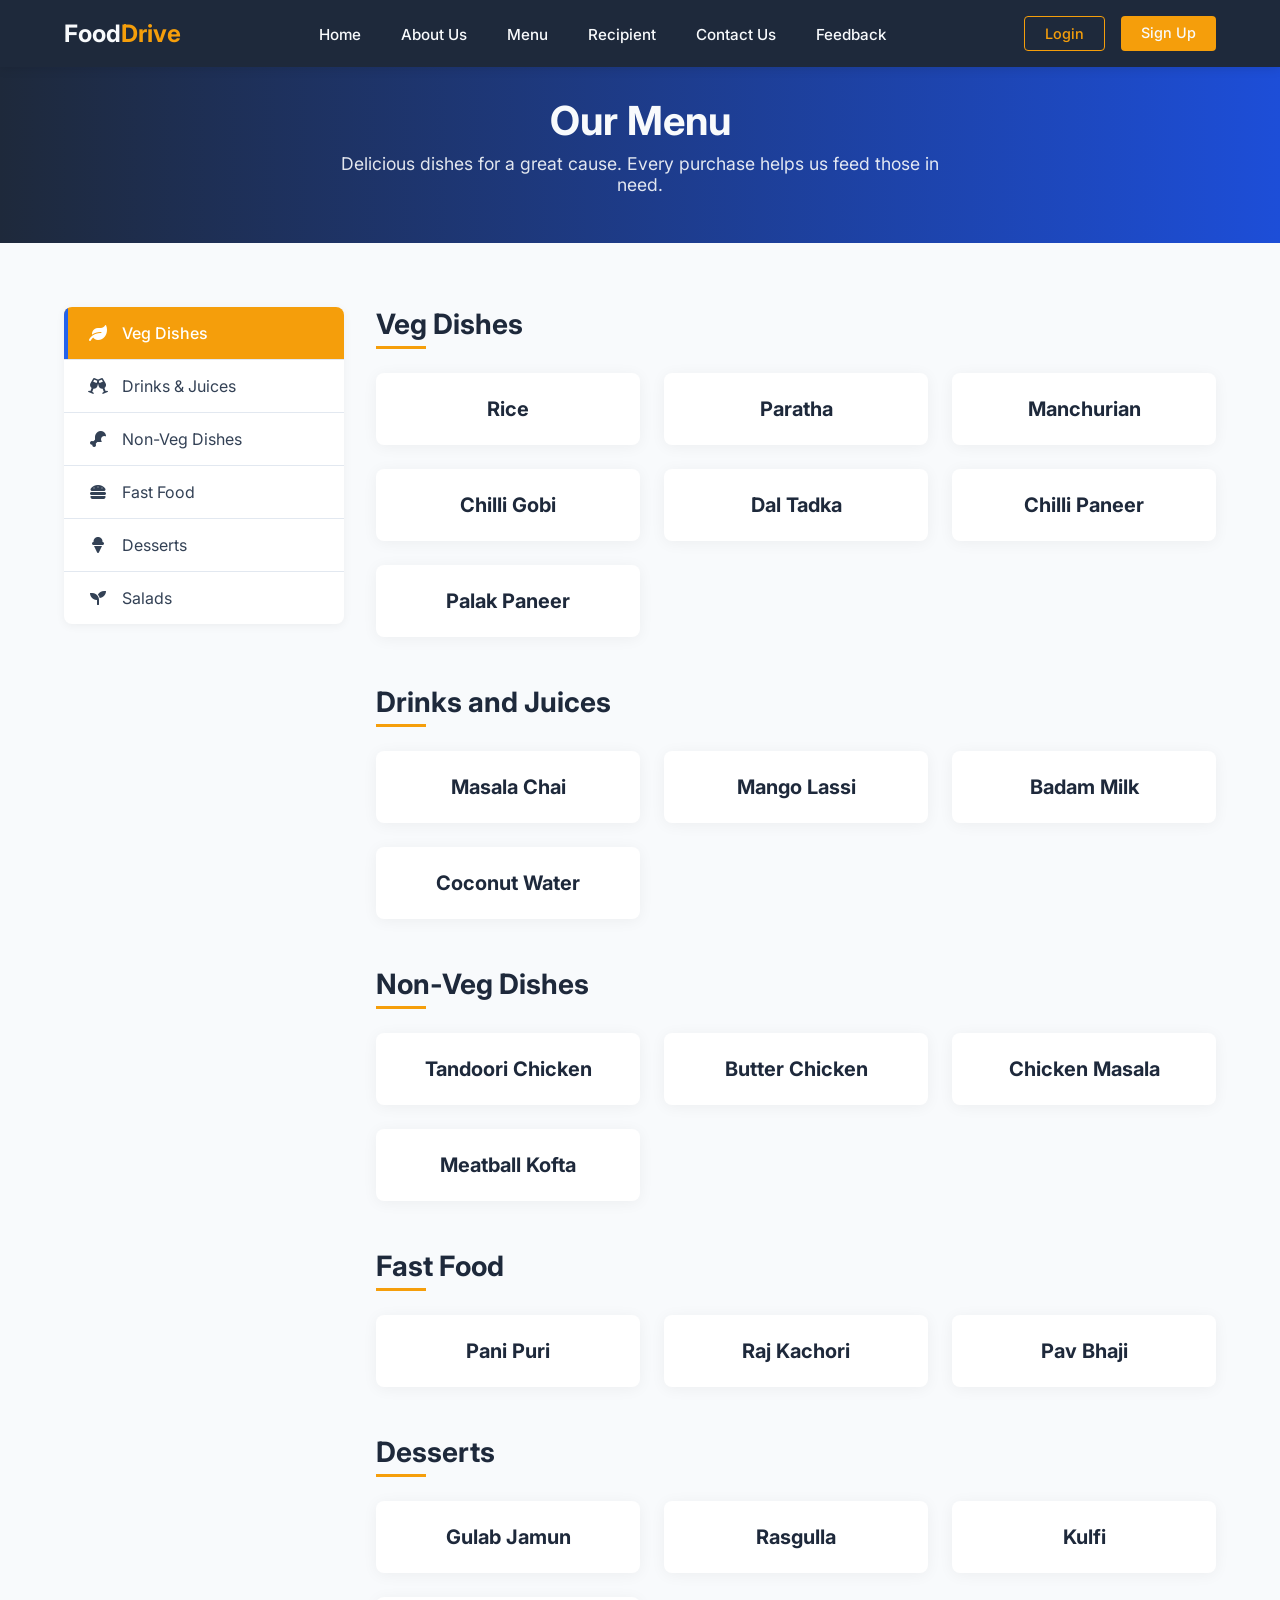
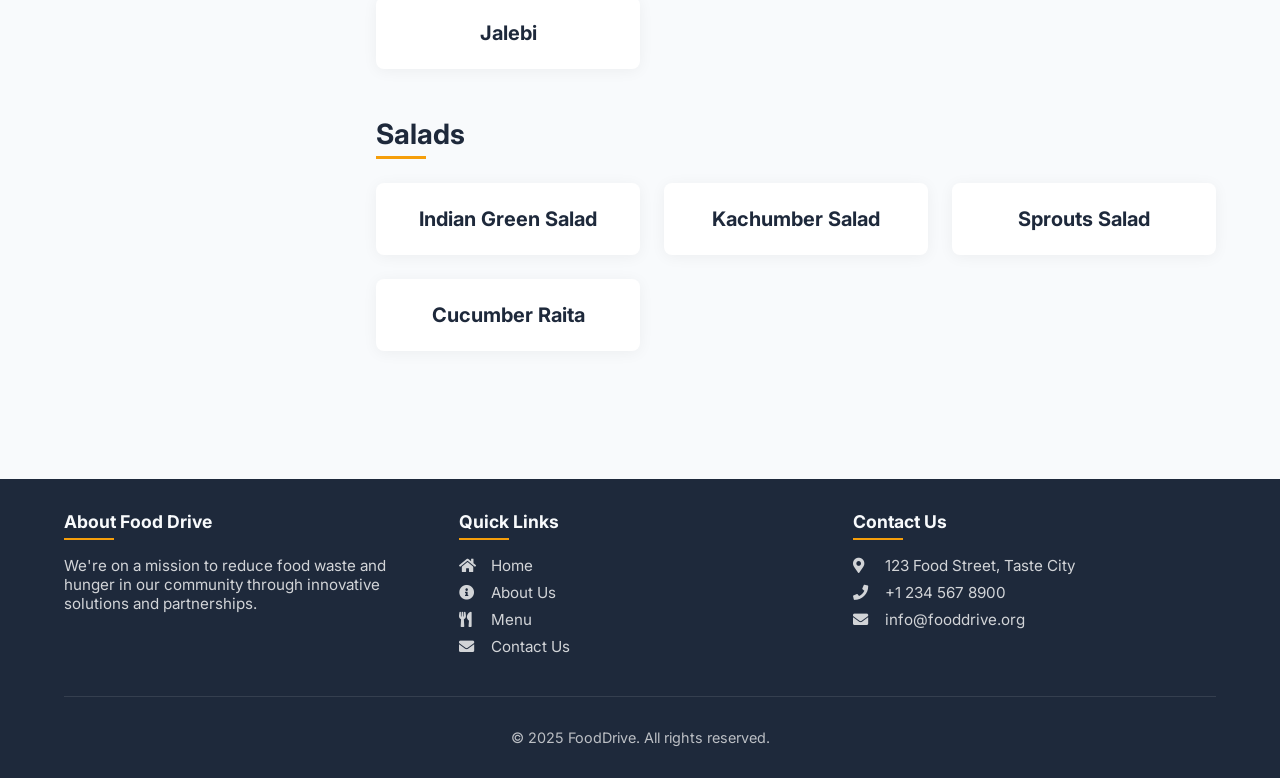
<file: menu2.html>
<!DOCTYPE html>
<html lang="en">
<head>
    <meta charset="UTF-8">
    <meta name="viewport" content="width=device-width, initial-scale=1.0">
    <link href="https://fonts.googleapis.com/css2?family=Inter:wght@300;400;500;600;700&display=swap" rel="stylesheet">
    <link rel="stylesheet" href="https://cdnjs.cloudflare.com/ajax/libs/font-awesome/5.15.4/css/all.min.css">
    <style>
        :root {
            --primary: #2563eb;
            --primary-dark: #1d4ed8;
            --light: #f8fafc;
            --dark: #1e293b;
            --text: #334155;
            --accent: #f59e0b;
            --danger: #ef4444;
            --success: #10b981;
            --gray-100: #f1f5f9;
            --gray-200: #e2e8f0;
            --gray-300: #cbd5e1;
            --gray-400: #94a3b8;
            --gray-500: #64748b;
        }
        
        * {
            margin: 0;
            padding: 0;
            box-sizing: border-box;
        }
        
        body {
            font-family: 'Inter', sans-serif;
            margin: 0;
            padding: 0;
            background-color: var(--light);
            color: var(--text);
            min-height: 100vh;
            display: flex;
            flex-direction: column;
        }
        
        /* Header and Navigation */
        header {
            width: 100%;
            background-color: var(--dark);
            position: fixed;
            top: 0;
            z-index: 100;
            box-shadow: 0 2px 10px rgba(0, 0, 0, 0.1);
        }
        
        .container {
            width: 90%;
            max-width: 1200px;
            margin: 0 auto;
        }
        
        nav {
            display: flex;
            justify-content: space-between;
            align-items: center;
            padding: 1rem 0;
        }
        
        .logo {
            font-size: 1.5rem;
            font-weight: 700;
            color: var(--light);
            text-decoration: none;
        }
        
        .logo span {
            color: var(--accent);
        }
        
        .nav-links {
            display: flex;
            list-style: none;
        }
        
        .nav-links li {
            position: relative;
            margin: 0 0.5rem;
        }
        
        .nav-links a {
            text-decoration: none;
            color: var(--light);
            font-weight: 500;
            font-size: 0.95rem;
            padding: 0.5rem 0.75rem;
            transition: all 0.3s ease;
            border-radius: 4px;
        }
        
        .nav-links a:hover {
            color: var(--accent);
        }
        
        .nav-links a::after {
            content: '';
            position: absolute;
            bottom: -5px;
            left: 0;
            width: 0;
            height: 2px;
            background-color: var(--accent);
            transition: width 0.3s ease;
        }
        
        .nav-links a:hover::after {
            width: 100%;
        }
        
        .auth-buttons {
            display: flex;
            gap: 1rem;
        }
        
        .btn {
            padding: 0.5rem 1.25rem;
            border-radius: 4px;
            font-weight: 500;
            text-decoration: none;
            transition: all 0.3s ease;
            border: none;
            cursor: pointer;
            font-size: 0.9rem;
            display: inline-block;
        }
        
        .btn-outline {
            border: 1px solid var(--accent);
            color: var(--accent);
            background: transparent;
        }
        
        .btn-primary {
            background: var(--accent);
            color: var(--light);
        }
        
        .btn:hover {
            transform: translateY(-2px);
            box-shadow: 0 4px 12px rgba(0, 0, 0, 0.15);
        }
        
        .btn-outline:hover {
            background: rgba(245, 158, 11, 0.1);
        }
        
        .mobile-menu-btn {
            display: none;
            background: none;
            border: none;
            color: var(--light);
            font-size: 1.5rem;
            cursor: pointer;
        }
        
        /* Page Header */
        .page-header {
            background: linear-gradient(to right, var(--dark), var(--primary-dark));
            color: var(--light);
            text-align: center;
            padding: 6rem 1rem 3rem;
            margin-bottom: 2rem;
        }
        
        .page-header h1 {
            font-size: 2.5rem;
            font-weight: 700;
            margin-bottom: 0.5rem;
        }
        
        .page-header p {
            font-size: 1.1rem;
            opacity: 0.9;
            max-width: 600px;
            margin: 0 auto;
        }
        
        /* Main Content */
        main {
            flex: 1;
            padding: 2rem 0;
        }
        
        .menu-layout {
            display: flex;
            flex-wrap: wrap;
            gap: 2rem;
        }
        
        .menu-categories {
            flex: 1;
            min-width: 250px;
            max-width: 300px;
        }
        
        .menu-content {
            flex: 3;
            min-width: 300px;
        }
        
        .category-list {
            list-style: none;
            background: white;
            border-radius: 8px;
            overflow: hidden;
            box-shadow: 0 2px 10px rgba(0, 0, 0, 0.05);
        }
        
        .category-list li {
            border-bottom: 1px solid var(--gray-200);
        }
        
        .category-list li:last-child {
            border-bottom: none;
        }
        
        .category-list a {
            display: block;
            padding: 1rem 1.5rem;
            color: var(--text);
            text-decoration: none;
            transition: all 0.2s ease;
            position: relative;
        }
        
        .category-list a:hover {
            background-color: var(--gray-100);
            color: var(--primary);
        }
        
        .category-list a.active {
            background-color: var(--accent);
            color: white;
            font-weight: 500;
        }
        
        .category-list a.active::before {
            content: '';
            position: absolute;
            left: 0;
            top: 0;
            height: 100%;
            width: 4px;
            background-color: var(--primary);
        }
        
        .category-list i {
            margin-right: 10px;
            width: 20px;
            text-align: center;
        }
        
        /* Menu Section */
        .category-section {
            margin-bottom: 3rem;
        }
        
        .category-section h2 {
            font-size: 1.75rem;
            margin-bottom: 1.5rem;
            color: var(--dark);
            position: relative;
            padding-bottom: 0.5rem;
        }
        
        .category-section h2::after {
            content: '';
            position: absolute;
            left: 0;
            bottom: 0;
            width: 50px;
            height: 3px;
            background-color: var(--accent);
        }
        
        .menu-grid {
            display: grid;
            grid-template-columns: repeat(auto-fill, minmax(250px, 1fr));
            gap: 1.5rem;
        }
        
        .menu-item {
            background: white;
            border-radius: 8px;
            overflow: hidden;
            box-shadow: 0 2px 15px rgba(0, 0, 0, 0.05);
            transition: transform 0.3s ease, box-shadow 0.3s ease;
        }
        
        .menu-item:hover {
            transform: translateY(-5px);
            box-shadow: 0 10px 20px rgba(0, 0, 0, 0.1);
        }
        
        .menu-item-content {
            padding: 1.5rem;
            text-align: center;
        }
        
        .menu-item h3 {
            font-size: 1.25rem;
            color: var(--dark);
        }
        
        /* Footer */
        footer {
            background-color: var(--dark);
            color: var(--light);
            padding: 2rem 0;
            margin-top: 3rem;
        }
        
        .footer-content {
            display: flex;
            justify-content: space-between;
            flex-wrap: wrap;
            gap: 2rem;
        }
        
        .footer-section {
            flex: 1;
            min-width: 200px;
        }
        
        .footer-section h3 {
            color: var(--light);
            font-size: 1.1rem;
            margin-bottom: 1rem;
            position: relative;
            padding-bottom: 0.5rem;
        }
        
        .footer-section h3::after {
            content: '';
            position: absolute;
            left: 0;
            bottom: 0;
            width: 50px;
            height: 2px;
            background-color: var(--accent);
        }
        
        .footer-section p {
            color: rgba(255, 255, 255, 0.8);
            margin-bottom: 0.5rem;
            font-size: 0.95rem;
        }
        
        .footer-section a {
            display: block;
            color: rgba(255, 255, 255, 0.8);
            text-decoration: none;
            margin-bottom: 0.5rem;
            transition: all 0.3s ease;
            font-size: 0.95rem;
        }
        
        .footer-section a:hover {
            color: var(--accent);
            transform: translateX(5px);
        }
        
        .footer-section i {
            margin-right: 0.5rem;
            width: 20px;
        }
        
        .copyright {
            text-align: center;
            padding-top: 2rem;
            margin-top: 2rem;
            border-top: 1px solid rgba(255, 255, 255, 0.1);
            color: rgba(255, 255, 255, 0.7);
            font-size: 0.9rem;
        }
        
        /* Responsive Design */
        @media (max-width: 992px) {
            .menu-layout {
                flex-direction: column;
            }
            
            .menu-categories {
                max-width: 100%;
            }
        }
        
        @media (max-width: 768px) {
            .mobile-menu-btn {
                display: block;
            }
            
            .nav-links {
                position: fixed;
                top: 60px;
                left: -100%;
                flex-direction: column;
                background-color: var(--dark);
                width: 100%;
                text-align: center;
                transition: all 0.3s ease;
                box-shadow: 0 10px 15px rgba(0, 0, 0, 0.1);
                padding: 1rem 0;
                z-index: 99;
            }
            
            .nav-links.active {
                left: 0;
            }
            
            .nav-links li {
                margin: 0.5rem 0;
            }
            
            .nav-links a {
                display: block;
                padding: 1rem;
            }
            
            .nav-links a::after {
                display: none;
            }
            
            .menu-grid {
                grid-template-columns: repeat(auto-fill, minmax(200px, 1fr));
            }
        }
        
        @media (max-width: 480px) {
            .page-header h1 {
                font-size: 2rem;
            }
            
            .auth-buttons {
                gap: 0.5rem;
            }
            
            .btn {
                padding: 0.5rem 1rem;
                font-size: 0.85rem;
            }
            
            .menu-grid {
                grid-template-columns: 1fr;
            }
        }
    </style>
    <title>Menu - Food Drive</title>
</head>
<body>
    <header>
        <div class="container">
            <nav>
                <a href="index.html" class="logo">Food<span>Drive</span></a>
                <ul class="nav-links">
                    <li><a href="index.html">Home</a></li>
                    <li><a href="aboutus.html">About Us</a></li>
                    <li><a href="menu2.html" class="active">Menu</a></li>
                    <li><a href="recipitent-dashboard.html">Recipient</a></li>
                    <li><a href="contactus.html">Contact Us</a></li>
                    <li><a href="feedback.html">Feedback</a></li>
                </ul>
                <div class="auth-buttons">
                    <a href="registration.html" class="btn btn-outline">Login</a>
                    <a href="signup.html" class="btn btn-primary">Sign Up</a>
                </div>
                <button class="mobile-menu-btn">
                    <i class="fas fa-bars"></i>
                </button>
            </nav>
        </div>
    </header>

    <div class="page-header">
        <h1>Our Menu</h1>
        <p>Delicious dishes for a great cause. Every purchase helps us feed those in need.</p>
    </div>

    <main class="container">
        <div class="menu-layout">
            <div class="menu-categories">
                <ul class="category-list">
                    <li><a href="#veg" class="active"><i class="fas fa-leaf"></i> Veg Dishes</a></li>
                    <li><a href="#drinks"><i class="fas fa-glass-cheers"></i> Drinks & Juices</a></li>
                    <li><a href="#nonveg"><i class="fas fa-drumstick-bite"></i> Non-Veg Dishes</a></li>
                    <li><a href="#fastfood"><i class="fas fa-hamburger"></i> Fast Food</a></li>
                    <li><a href="#desserts"><i class="fas fa-ice-cream"></i> Desserts</a></li>
                    <li><a href="#salad"><i class="fas fa-seedling"></i> Salads</a></li>
                </ul>
            </div>

            <div class="menu-content">
                <section id="veg" class="category-section">
                    <h2>Veg Dishes</h2>
                    <div class="menu-grid">
                        <div class="menu-item">
                            <div class="menu-item-content">
                                <h3>Rice</h3>
                            </div>
                        </div>
                        <div class="menu-item">
                            <div class="menu-item-content">
                                <h3>Paratha</h3>
                            </div>
                        </div>
                        <div class="menu-item">
                            <div class="menu-item-content">
                                <h3>Manchurian</h3>
                            </div>
                        </div>
                        <div class="menu-item">
                            <div class="menu-item-content">
                                <h3>Chilli Gobi</h3>
                            </div>
                        </div>
                        <div class="menu-item">
                            <div class="menu-item-content">
                                <h3>Dal Tadka</h3>
                            </div>
                        </div>
                        <div class="menu-item">
                            <div class="menu-item-content">
                                <h3>Chilli Paneer</h3>
                            </div>
                        </div>
                        <div class="menu-item">
                            <div class="menu-item-content">
                                <h3>Palak Paneer</h3>
                            </div>
                        </div>
                    </div>
                </section>

                <section id="drinks" class="category-section">
                    <h2>Drinks and Juices</h2>
                    <div class="menu-grid">
                        <div class="menu-item">
                            <div class="menu-item-content">
                                <h3>Masala Chai</h3>
                            </div>
                        </div>
                        <div class="menu-item">
                            <div class="menu-item-content">
                                <h3>Mango Lassi</h3>
                            </div>
                        </div>
                        <div class="menu-item">
                            <div class="menu-item-content">
                                <h3>Badam Milk</h3>
                            </div>
                        </div>
                        <div class="menu-item">
                            <div class="menu-item-content">
                                <h3>Coconut Water</h3>
                            </div>
                        </div>
                    </div>
                </section>

                <section id="nonveg" class="category-section">
                    <h2>Non-Veg Dishes</h2>
                    <div class="menu-grid">
                        <div class="menu-item">
                            <div class="menu-item-content">
                                <h3>Tandoori Chicken</h3>
                            </div>
                        </div>
                        <div class="menu-item">
                            <div class="menu-item-content">
                                <h3>Butter Chicken</h3>
                            </div>
                        </div>
                        <div class="menu-item">
                            <div class="menu-item-content">
                                <h3>Chicken Masala</h3>
                            </div>
                        </div>
                        <div class="menu-item">
                            <div class="menu-item-content">
                                <h3>Meatball Kofta</h3>
                            </div>
                        </div>
                    </div>
                </section>

                <section id="fastfood" class="category-section">
                    <h2>Fast Food</h2>
                    <div class="menu-grid">
                        <div class="menu-item">
                            <div class="menu-item-content">
                                <h3>Pani Puri</h3>
                            </div>
                        </div>
                        <div class="menu-item">
                            <div class="menu-item-content">
                                <h3>Raj Kachori</h3>
                            </div>
                        </div>
                        <div class="menu-item">
                            <div class="menu-item-content">
                                <h3>Pav Bhaji</h3>
                            </div>
                        </div>
                    </div>
                </section>

                <section id="desserts" class="category-section">
                    <h2>Desserts</h2>
                    <div class="menu-grid">
                        <div class="menu-item">
                            <div class="menu-item-content">
                                <h3>Gulab Jamun</h3>
                            </div>
                        </div>
                        <div class="menu-item">
                            <div class="menu-item-content">
                                <h3>Rasgulla</h3>
                            </div>
                        </div>
                        <div class="menu-item">
                            <div class="menu-item-content">
                                <h3>Kulfi</h3>
                            </div>
                        </div>
                        <div class="menu-item">
                            <div class="menu-item-content">
                                <h3>Jalebi</h3>
                            </div>
                        </div>
                    </div>
                </section>

                <section id="salad" class="category-section">
                    <h2>Salads</h2>
                    <div class="menu-grid">
                        <div class="menu-item">
                            <div class="menu-item-content">
                                <h3>Indian Green Salad</h3>
                            </div>
                        </div>
                        <div class="menu-item">
                            <div class="menu-item-content">
                                <h3>Kachumber Salad</h3>
                            </div>
                        </div>
                        <div class="menu-item">
                            <div class="menu-item-content">
                                <h3>Sprouts Salad</h3>
                            </div>
                        </div>
                        <div class="menu-item">
                            <div class="menu-item-content">
                                <h3>Cucumber Raita</h3>
                            </div>
                        </div>
                    </div>
                </section>
            </div>
        </div>
    </main>

    <footer>
        <div class="container">
            <div class="footer-content">
                <div class="footer-section">
                    <h3>About Food Drive</h3>
                    <p>We're on a mission to reduce food waste and hunger in our community through innovative solutions and partnerships.</p>
                </div>
                <div class="footer-section">
                    <h3>Quick Links</h3>
                    <a href="index.html"><i class="fas fa-home"></i> Home</a>
                    <a href="aboutus.html"><i class="fas fa-info-circle"></i> About Us</a>
                    <a href="menu2.html"><i class="fas fa-utensils"></i> Menu</a>
                    <a href="contactus.html"><i class="fas fa-envelope"></i> Contact Us</a>
                </div>
                <div class="footer-section">
                    <h3>Contact Us</h3>
                    <p><i class="fas fa-map-marker-alt"></i> 123 Food Street, Taste City</p>
                    <p><i class="fas fa-phone"></i> +1 234 567 8900</p>
                    <p><i class="fas fa-envelope"></i> info@fooddrive.org</p>
                </div>
            </div>
            <div class="copyright">
                <p>&copy; 2025 FoodDrive. All rights reserved.</p>
            </div>
        </div>
    </footer>

    <script>
        // Mobile menu toggle
        document.querySelector('.mobile-menu-btn').addEventListener('click', function() {
            document.querySelector('.nav-links').classList.toggle('active');
        });
    </script>
</body>
</html>
</file>
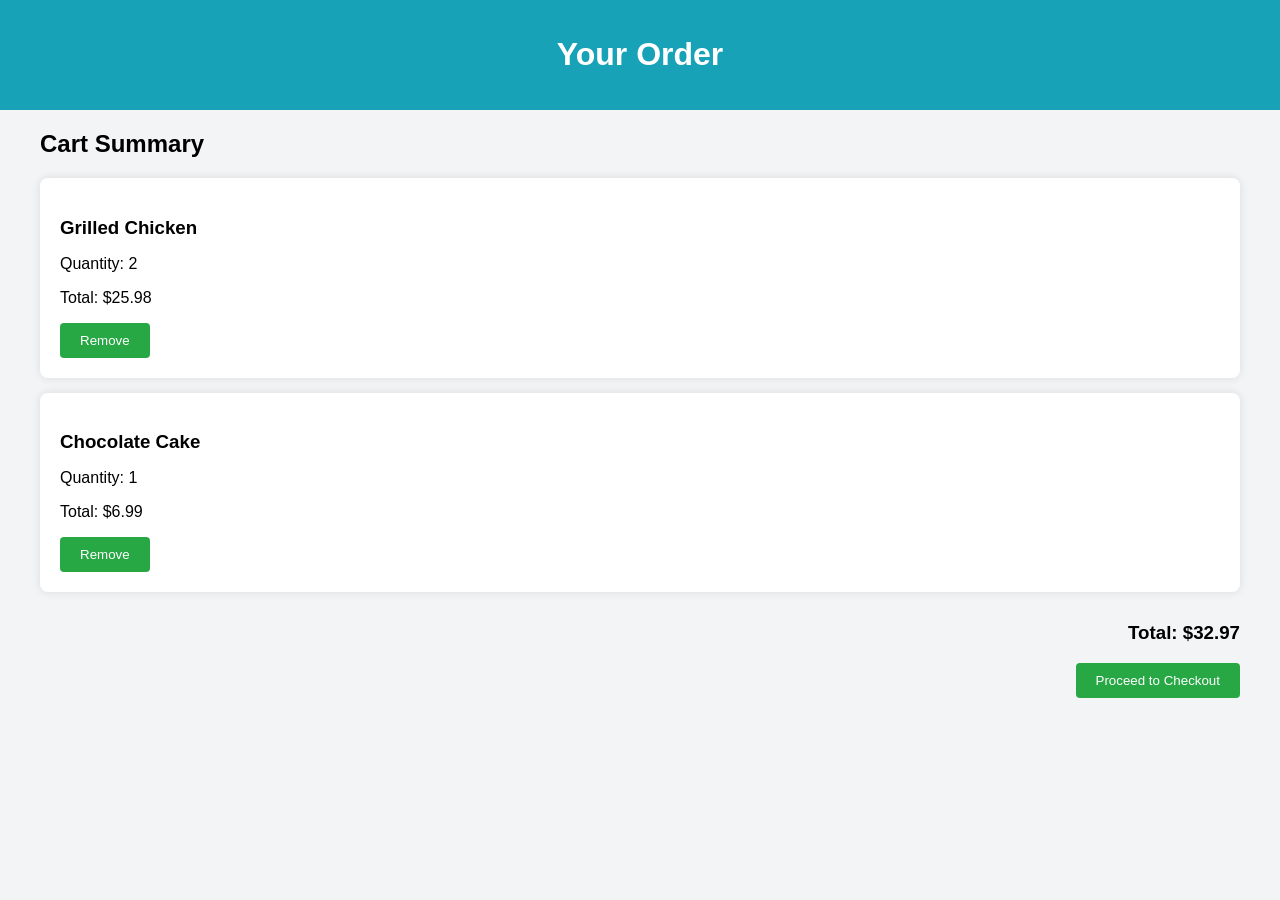
<file: order.html>
<!DOCTYPE html>
<html lang="en">
<head>
    <meta charset="UTF-8">
    <meta name="viewport" content="width=device-width, initial-scale=1.0">
    <title>Order Page</title>
    <link rel="stylesheet" href="order.css">
</head>
<body>
    <div class="navbar">
        <h1>Your Order</h1>
    </div>
    <div class="container">
        <h2>Cart Summary</h2>
        <div class="cart">
            <div class="item">
                <h3>Grilled Chicken</h3>
                <p>Quantity: 2</p>
                <p>Total: $25.98</p>
                <button class="btn">Remove</button>
            </div>
            <div class="item">
                <h3>Chocolate Cake</h3>
                <p>Quantity: 1</p>
                <p>Total: $6.99</p>
                <button class="btn">Remove</button>
            </div>
        </div>
        <div class="checkout">
            <h3>Total: $32.97</h3>
            <button class="btn">Proceed to Checkout</button>
        </div>
    </div>
</body>
</html>
</file>
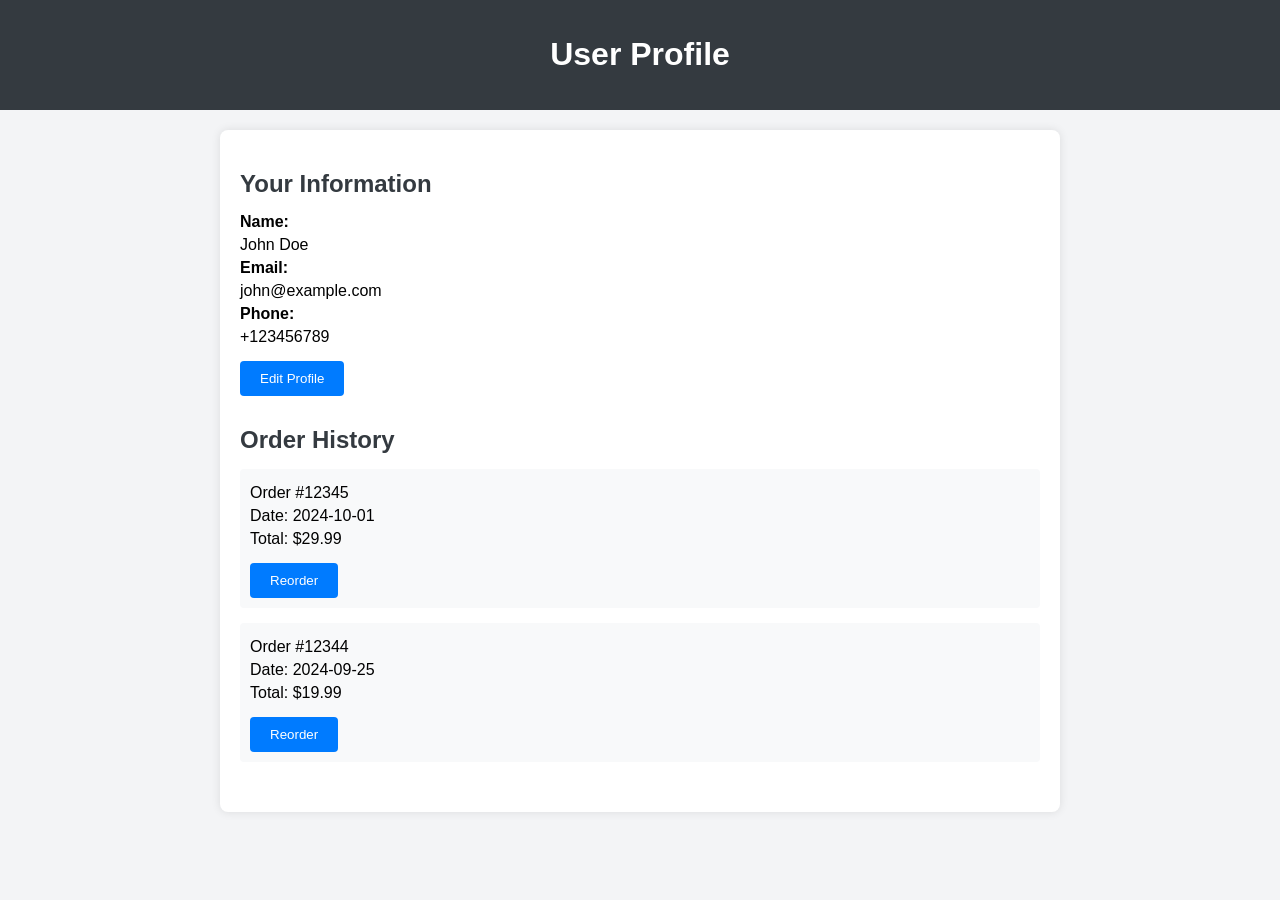
<file: profile.html>
<!DOCTYPE html>
<html lang="en">
<head>
    <meta charset="UTF-8">
    <meta name="viewport" content="width=device-width, initial-scale=1.0">
    <title>User Profile</title>
    <link rel="stylesheet" href="profile.css">
</head>
<body>
    <div class="navbar">
        <h1>User Profile</h1>
    </div>
    <div class="container">
        <div class="profile-info">
            <h2>Your Information</h2>
            <label>Name:</label>
            <p>John Doe</p>

            <label>Email:</label>
            <p>john@example.com</p>

            <label>Phone:</label>
            <p>+123456789</p>

            <button class="btn">Edit Profile</button>
        </div>

        <div class="order-history">
            <h2>Order History</h2>
            <div class="order">
                <p>Order #12345</p>
                <p>Date: 2024-10-01</p>
                <p>Total: $29.99</p>
                <button class="btn">Reorder</button>
            </div>
            <div class="order">
                <p>Order #12344</p>
                <p>Date: 2024-09-25</p>
                <p>Total: $19.99</p>
                <button class="btn">Reorder</button>
            </div>
        </div>
    </div>
</body>
</html>
</file>
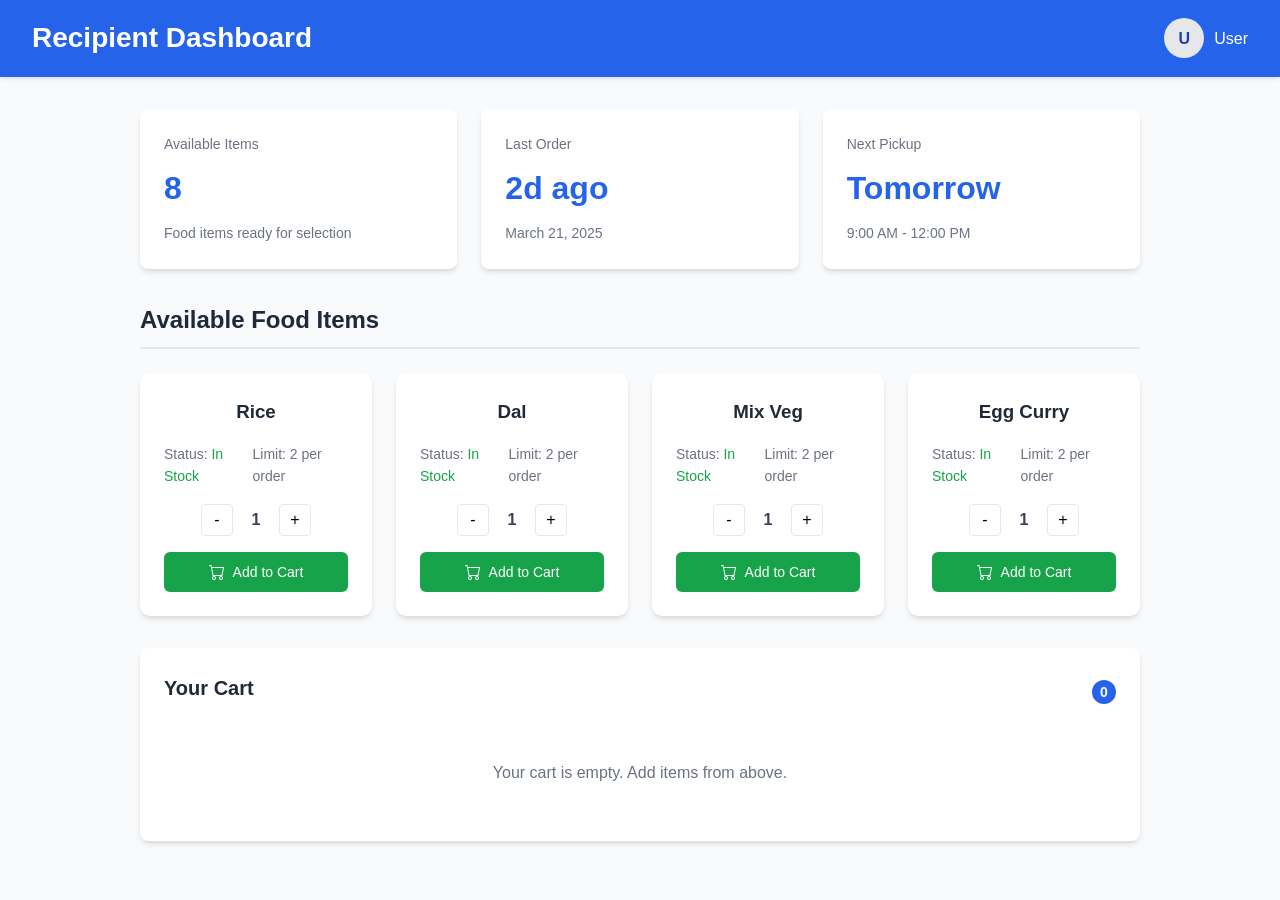
<file: recipitent-dashboard.html>
<!-- <!DOCTYPE html>
<html lang="en">
<head>
    <meta charset="UTF-8">
    <meta name="viewport" content="width=device-width, initial-scale=1.0">
    <title>Recipitent Dashboard</title>
    <style>
        .quantity-container {
            display: flex;
            align-items: center;
            gap: 10px;
        }
        .quantity-button {
            padding: 10px;
            border: 1px solid #ccc;
            background-color: white;
            cursor: pointer;
        }
        .quantity-display {
            font-size: 18px;
            font-weight: bold;
            width: 30px;
            text-align: center;
        }
    </style>
    <link rel="stylesheet" href="recipitent-dashboard.css">
</head>
<body>
    <div class="navbar">
        <h1>Recipitent Dashboard</h1>
    </div>
    <div class="container">
        <h2>Food available </h2>
        <div class="menu">
            <div class="item">
                <h3>Rice</h3>
                <div class="quantity-container">
                    <button class="quantity-button">-</button>
                    <span class="quantity-display">1</span>
                    <button class="quantity-button">+</button>
                </div>
                <button class="btn">Add to Cart</button>
            </div>
            <div class="item">
                <h3>Dal</h3>
                <div class="quantity-container">
                    <button class="quantity-button">-</button>
                    <span class="quantity-display">1</span>
                    <button class="quantity-button">+</button>
                </div>
                <button class="btn">Add to Cart</button>
            </div>
            <div class="item">
                <h3>Mix veg</h3>
                <div class="quantity-container">
                    <button class="quantity-button">-</button>
                    <span class="quantity-display">1</span>
                    <button class="quantity-button">+</button>
                </div>
                <button class="btn">Add to Cart</button>
            </div>
            <div class="item">
                <h3>Egg curry</h3>
                <div class="quantity-container">
                    <button class="quantity-button">-</button>
                    <span class="quantity-display">1</span>
                    <button class="quantity-button">+</button>
                </div>
                <button class="btn">Add to Cart</button>
            </div>
            <div class="item">
                <h3>Chicken curry</h3>
                <div class="quantity-container">
                    <button class="quantity-button">-</button>
                    <span class="quantity-display">1</span>
                    <button class="quantity-button">+</button>
                </div>
                <button class="btn">Add to Cart</button>
            </div>
            <div class="item">
                <h3>Pakodi</h3>
                <div class="quantity-container">
                    <button class="quantity-button">-</button>
                    <span class="quantity-display">1</span>
                    <button class="quantity-button">+</button>
                </div>
                <button class="btn">Add to Cart</button>
            </div>
            <div class="item">
                <h3>Salad</h3>
                <div class="quantity-container">
                    <button class="quantity-button">-</button>
                    <span class="quantity-display">1</span>
                    <button class="quantity-button">+</button>
                </div>
                <button class="btn">Add to Cart</button>
            </div>
            <div class="item">
                <h3>Desert</h3>
                <div class="quantity-container">
                    <button class="quantity-button">-</button>
                    <span class="quantity-display">1</span>
                    <button class="quantity-button">+</button>
                </div>
                <button class="btn">Add to Cart</button>
            </div>
        </div>
    </div>
</body>
</html> -->



<!DOCTYPE html>
<html lang="en">
<head>
    <meta charset="UTF-8">
    <meta name="viewport" content="width=device-width, initial-scale=1.0">
    <title>Recipient Dashboard</title>
    <style>
        :root {
            --primary-color: #2563eb;
            --primary-dark: #1e40af;
            --success-color: #16a34a;
            --success-dark: #15803d;
            --card-shadow: 0 4px 6px -1px rgba(0, 0, 0, 0.1), 0 2px 4px -1px rgba(0, 0, 0, 0.06);
        }

        body {
            font-family: 'Segoe UI', Tahoma, Geneva, Verdana, sans-serif;
            margin: 0;
            padding: 0;
            background-color: #f9fafb;
            color: #374151;
            line-height: 1.6;
        }

        .navbar {
            background-color: var(--primary-color);
            padding: 1rem 2rem;
            color: white;
            display: flex;
            justify-content: space-between;
            align-items: center;
            box-shadow: 0 2px 4px rgba(0, 0, 0, 0.1);
        }

        .navbar h1 {
            margin: 0;
            font-size: 1.75rem;
            font-weight: 600;
        }

        .user-info {
            display: flex;
            align-items: center;
            gap: 10px;
        }

        .user-avatar {
            width: 40px;
            height: 40px;
            background-color: #e5e7eb;
            border-radius: 50%;
            display: flex;
            align-items: center;
            justify-content: center;
            font-weight: bold;
            color: var(--primary-dark);
        }

        .container {
            max-width: 1000px;
            margin: 2rem auto;
            padding: 0 1.5rem;
        }

        .section-title {
            color: #1f2937;
            font-size: 1.5rem;
            margin-bottom: 1.5rem;
            padding-bottom: 0.5rem;
            border-bottom: 2px solid #e5e7eb;
        }

        .summary-stats {
            display: grid;
            grid-template-columns: repeat(auto-fit, minmax(200px, 1fr));
            gap: 1.5rem;
            margin-bottom: 2rem;
        }

        .stat-card {
            background: white;
            padding: 1.5rem;
            border-radius: 8px;
            box-shadow: var(--card-shadow);
        }

        .stat-value {
            font-size: 2rem;
            font-weight: bold;
            color: var(--primary-color);
            margin: 0.5rem 0;
        }

        .stat-label {
            color: #6b7280;
            font-size: 0.875rem;
        }

        .menu {
            display: grid;
            grid-template-columns: repeat(auto-fill, minmax(220px, 1fr));
            gap: 1.5rem;
            margin-bottom: 2rem;
        }

        .item {
            background: white;
            padding: 1.5rem;
            border-radius: 10px;
            box-shadow: var(--card-shadow);
            transition: transform 0.2s, box-shadow 0.2s;
        }

        .item:hover {
            transform: translateY(-5px);
            box-shadow: 0 10px 15px -3px rgba(0, 0, 0, 0.1), 0 4px 6px -2px rgba(0, 0, 0, 0.05);
        }

        .item h3 {
            color: #1f2937;
            margin-top: 0;
            margin-bottom: 1rem;
            text-align: center;
        }

        .item-details {
            display: flex;
            justify-content: space-between;
            align-items: center;
            margin-bottom: 0.5rem;
        }

        .stock-info {
            font-size: 0.875rem;
            color: #6b7280;
        }

        .in-stock {
            color: var(--success-color);
            font-weight: 500;
        }

        .quantity-container {
            display: flex;
            align-items: center;
            justify-content: center;
            gap: 0.5rem;
            margin: 1rem 0;
        }

        .quantity-button {
            width: 32px;
            height: 32px;
            font-size: 1rem;
            cursor: pointer;
            border: 1px solid #e5e7eb;
            background: white;
            border-radius: 4px;
            display: flex;
            align-items: center;
            justify-content: center;
            transition: background-color 0.2s;
        }

        .quantity-button:hover {
            background-color: #f3f4f6;
        }

        .quantity-display {
            font-size: 1rem;
            font-weight: 600;
            width: 30px;
            text-align: center;
        }

        .btn {
            width: 100%;
            background-color: var(--success-color);
            color: white;
            border: none;
            padding: 0.75rem 1rem;
            font-size: 0.875rem;
            font-weight: 500;
            border-radius: 6px;
            cursor: pointer;
            transition: background-color 0.2s;
            display: flex;
            align-items: center;
            justify-content: center;
            gap: 0.5rem;
        }

        .btn:hover {
            background-color: var(--success-dark);
        }

        .cart-section {
            background: white;
            border-radius: 8px;
            box-shadow: var(--card-shadow);
            padding: 1.5rem;
            margin-bottom: 2rem;
        }

        .cart-header {
            display: flex;
            justify-content: space-between;
            align-items: center;
            margin-bottom: 1rem;
        }

        .cart-header h2 {
            margin: 0;
            font-size: 1.25rem;
        }

        .cart-count {
            background-color: var(--primary-color);
            color: white;
            border-radius: 50%;
            width: 24px;
            height: 24px;
            display: flex;
            align-items: center;
            justify-content: center;
            font-size: 0.875rem;
            font-weight: 600;
        }

        #cart-items {
            list-style: none;
            padding: 0;
            margin: 0;
        }

        .cart-item {
            display: flex;
            justify-content: space-between;
            align-items: center;
            padding: 0.75rem 1rem;
            margin-bottom: 0.5rem;
            background: #f3f4f6;
            border-radius: 6px;
        }

        .cart-item-name {
            font-weight: 500;
        }

        .cart-item-quantity {
            color: #6b7280;
        }

        .cart-actions {
            display: flex;
            justify-content: flex-end;
            margin-top: 1.5rem;
        }

        .checkout-btn {
            background-color: var(--primary-color);
            padding: 0.75rem 1.5rem;
        }

        .checkout-btn:hover {
            background-color: var(--primary-dark);
        }

        .empty-cart {
            text-align: center;
            color: #6b7280;
            padding: 2rem 0;
        }

        @media (max-width: 768px) {
            .navbar {
                padding: 1rem;
            }
            
            .summary-stats {
                grid-template-columns: 1fr;
            }
            
            .container {
                padding: 0 1rem;
            }
        }
    </style>
</head>
<body>
    <div class="navbar">
        <h1>Recipient Dashboard</h1>
        <div class="user-info">
            <div class="user-avatar">U</div>
            <span>User</span>
        </div>
    </div>

    <div class="container">
        <div class="summary-stats">
            <div class="stat-card">
                <div class="stat-label">Available Items</div>
                <div class="stat-value">8</div>
                <div class="stat-label">Food items ready for selection</div>
            </div>
            <div class="stat-card">
                <div class="stat-label">Last Order</div>
                <div class="stat-value">2d ago</div>
                <div class="stat-label">March 21, 2025</div>
            </div>
            <div class="stat-card">
                <div class="stat-label">Next Pickup</div>
                <div class="stat-value">Tomorrow</div>
                <div class="stat-label">9:00 AM - 12:00 PM</div>
            </div>
        </div>

        <h2 class="section-title">Available Food Items</h2>
        <div class="menu">
            <div class="item" data-item="Rice">
                <h3>Rice</h3>
                <div class="item-details">
                    <span class="stock-info">Status: <span class="in-stock">In Stock</span></span>
                    <span class="stock-info">Limit: 2 per order</span>
                </div>
                <div class="quantity-container">
                    <button class="quantity-button decrease">-</button>
                    <span class="quantity-display">1</span>
                    <button class="quantity-button increase">+</button>
                </div>
                <button class="btn add-to-cart">
                    <svg xmlns="http://www.w3.org/2000/svg" width="16" height="16" fill="currentColor" viewBox="0 0 16 16">
                        <path d="M0 1.5A.5.5 0 0 1 .5 1H2a.5.5 0 0 1 .485.379L2.89 3H14.5a.5.5 0 0 1 .491.592l-1.5 8A.5.5 0 0 1 13 12H4a.5.5 0 0 1-.491-.408L2.01 3.607 1.61 2H.5a.5.5 0 0 1-.5-.5zM3.102 4l1.313 7h8.17l1.313-7H3.102zM5 12a2 2 0 1 0 0 4 2 2 0 0 0 0-4zm7 0a2 2 0 1 0 0 4 2 2 0 0 0 0-4zm-7 1a1 1 0 1 1 0 2 1 1 0 0 1 0-2zm7 0a1 1 0 1 1 0 2 1 1 0 0 1 0-2z"/>
                    </svg>
                    Add to Cart
                </button>
            </div>
            <div class="item" data-item="Dal">
                <h3>Dal</h3>
                <div class="item-details">
                    <span class="stock-info">Status: <span class="in-stock">In Stock</span></span>
                    <span class="stock-info">Limit: 2 per order</span>
                </div>
                <div class="quantity-container">
                    <button class="quantity-button decrease">-</button>
                    <span class="quantity-display">1</span>
                    <button class="quantity-button increase">+</button>
                </div>
                <button class="btn add-to-cart">
                    <svg xmlns="http://www.w3.org/2000/svg" width="16" height="16" fill="currentColor" viewBox="0 0 16 16">
                        <path d="M0 1.5A.5.5 0 0 1 .5 1H2a.5.5 0 0 1 .485.379L2.89 3H14.5a.5.5 0 0 1 .491.592l-1.5 8A.5.5 0 0 1 13 12H4a.5.5 0 0 1-.491-.408L2.01 3.607 1.61 2H.5a.5.5 0 0 1-.5-.5zM3.102 4l1.313 7h8.17l1.313-7H3.102zM5 12a2 2 0 1 0 0 4 2 2 0 0 0 0-4zm7 0a2 2 0 1 0 0 4 2 2 0 0 0 0-4zm-7 1a1 1 0 1 1 0 2 1 1 0 0 1 0-2zm7 0a1 1 0 1 1 0 2 1 1 0 0 1 0-2z"/>
                    </svg>
                    Add to Cart
                </button>
            </div>
            <div class="item" data-item="Mix Veg">
                <h3>Mix Veg</h3>
                <div class="item-details">
                    <span class="stock-info">Status: <span class="in-stock">In Stock</span></span>
                    <span class="stock-info">Limit: 2 per order</span>
                </div>
                <div class="quantity-container">
                    <button class="quantity-button decrease">-</button>
                    <span class="quantity-display">1</span>
                    <button class="quantity-button increase">+</button>
                </div>
                <button class="btn add-to-cart">
                    <svg xmlns="http://www.w3.org/2000/svg" width="16" height="16" fill="currentColor" viewBox="0 0 16 16">
                        <path d="M0 1.5A.5.5 0 0 1 .5 1H2a.5.5 0 0 1 .485.379L2.89 3H14.5a.5.5 0 0 1 .491.592l-1.5 8A.5.5 0 0 1 13 12H4a.5.5 0 0 1-.491-.408L2.01 3.607 1.61 2H.5a.5.5 0 0 1-.5-.5zM3.102 4l1.313 7h8.17l1.313-7H3.102zM5 12a2 2 0 1 0 0 4 2 2 0 0 0 0-4zm7 0a2 2 0 1 0 0 4 2 2 0 0 0 0-4zm-7 1a1 1 0 1 1 0 2 1 1 0 0 1 0-2zm7 0a1 1 0 1 1 0 2 1 1 0 0 1 0-2z"/>
                    </svg>
                    Add to Cart
                </button>
            </div>
            <div class="item" data-item="Egg Curry">
                <h3>Egg Curry</h3>
                <div class="item-details">
                    <span class="stock-info">Status: <span class="in-stock">In Stock</span></span>
                    <span class="stock-info">Limit: 2 per order</span>
                </div>
                <div class="quantity-container">
                    <button class="quantity-button decrease">-</button>
                    <span class="quantity-display">1</span>
                    <button class="quantity-button increase">+</button>
                </div>
                <button class="btn add-to-cart">
                    <svg xmlns="http://www.w3.org/2000/svg" width="16" height="16" fill="currentColor" viewBox="0 0 16 16">
                        <path d="M0 1.5A.5.5 0 0 1 .5 1H2a.5.5 0 0 1 .485.379L2.89 3H14.5a.5.5 0 0 1 .491.592l-1.5 8A.5.5 0 0 1 13 12H4a.5.5 0 0 1-.491-.408L2.01 3.607 1.61 2H.5a.5.5 0 0 1-.5-.5zM3.102 4l1.313 7h8.17l1.313-7H3.102zM5 12a2 2 0 1 0 0 4 2 2 0 0 0 0-4zm7 0a2 2 0 1 0 0 4 2 2 0 0 0 0-4zm-7 1a1 1 0 1 1 0 2 1 1 0 0 1 0-2zm7 0a1 1 0 1 1 0 2 1 1 0 0 1 0-2z"/>
                    </svg>
                    Add to Cart
                </button>
            </div>
        </div>

        <div class="cart-section">
            <div class="cart-header">
                <h2 class="section-title" style="margin: 0; border: none;">Your Cart</h2>
                <div class="cart-count">0</div>
            </div>
            <div id="cart-container">
                <div class="empty-cart">Your cart is empty. Add items from above.</div>
                <ul id="cart-items" style="display: none;"></ul>
                <div class="cart-actions" style="display: none;">
                    <button class="btn checkout-btn">Proceed to Checkout</button>
                </div>
            </div>
        </div>
    </div>

    <script>
        document.addEventListener("DOMContentLoaded", () => {
            const cart = {};
            const cartCount = document.querySelector('.cart-count');
            const cartItems = document.getElementById("cart-items");
            const emptyCartMessage = document.querySelector('.empty-cart');
            const cartActions = document.querySelector('.cart-actions');
            
            function updateCartCount() {
                let count = 0;
                for (let item in cart) {
                    count += cart[item];
                }
                cartCount.textContent = count;
                
                // Show/hide empty cart message
                if (count > 0) {
                    emptyCartMessage.style.display = 'none';
                    cartItems.style.display = 'block';
                    cartActions.style.display = 'flex';
                } else {
                    emptyCartMessage.style.display = 'block';
                    cartItems.style.display = 'none';
                    cartActions.style.display = 'none';
                }
            }
            
            // Handle quantity changes
            document.querySelectorAll(".item").forEach(item => {
                const increaseBtn = item.querySelector(".increase");
                const decreaseBtn = item.querySelector(".decrease");
                const quantityDisplay = item.querySelector(".quantity-display");
                const addToCartBtn = item.querySelector(".add-to-cart");
                const itemName = item.dataset.item;

                increaseBtn.addEventListener("click", () => {
                    let qty = parseInt(quantityDisplay.textContent);
                    if (qty < 2) { // Limit to 2 (as per UI)
                        quantityDisplay.textContent = qty + 1;
                    }
                });

                decreaseBtn.addEventListener("click", () => {
                    let qty = parseInt(quantityDisplay.textContent);
                    if (qty > 1) quantityDisplay.textContent = qty - 1;
                });

                addToCartBtn.addEventListener("click", () => {
                    let qty = parseInt(quantityDisplay.textContent);
                    // If item exists in cart, add to its quantity, otherwise add it
                    cart[itemName] = (cart[itemName] || 0) + qty;
                    
                    // Reset the quantity display
                    quantityDisplay.textContent = "1";
                    
                    // Show success feedback
                    const originalText = addToCartBtn.innerHTML;
                    addToCartBtn.innerHTML = "Added!";
                    addToCartBtn.style.backgroundColor = "#059669";
                    
                    setTimeout(() => {
                        addToCartBtn.innerHTML = originalText;
                        addToCartBtn.style.backgroundColor = "";
                    }, 1000);
                    
                    updateCartUI();
                    updateCartCount();
                });
            });

            // Update Cart UI
            function updateCartUI() {
                cartItems.innerHTML = "";

                for (let item in cart) {
                    let li = document.createElement("li");
                    li.className = "cart-item";
                    
                    let nameSpan = document.createElement("span");
                    nameSpan.className = "cart-item-name";
                    nameSpan.textContent = item;
                    
                    let qtySpan = document.createElement("span");
                    qtySpan.className = "cart-item-quantity";
                    qtySpan.textContent = `${cart[item]} ${cart[item] > 1 ? 'items' : 'item'}`;
                    
                    li.appendChild(nameSpan);
                    li.appendChild(qtySpan);
                    cartItems.appendChild(li);
                }
            }
            
            // Initialize cart
            updateCartCount();
        });
    </script>
</body>
</html>
</file>
<file: admin-dashboard.css>
body {
    font-family: Arial, sans-serif;
    background-color: #f4f4f4;
    margin: 0;
    padding: 0;
}

.navbar {
    background-color: #333;
    color: #fff;
    padding: 15px;
    display: flex;
    justify-content: space-between;
    align-items: center;
}

.navbar h1 {
    margin: 0;
}

.navbar nav ul {
    list-style: none;
    margin: 0;
    padding: 0;
}

.navbar nav ul li {
    display: inline;
    margin-right: 20px;
}

.navbar nav ul li a {
    color: #fff;
    text-decoration: none;
}

.container {
    padding: 20px;
}

.grid {
    display: flex;
    gap: 20px;
    justify-content: center;
}

.card {
    background-color: #fff;
    border: 1px solid #ddd;
    padding: 20px;
    width: 200px;
    text-align: center;
    box-shadow: 0 0 10px rgba(0, 0, 0, 0.1);
}

.card h3 {
    margin-bottom: 15px;
}

.card p {
    margin-bottom: 20px;
}

.btn {
    padding: 10px 20px;
    background-color: #007bff;
    color: #fff;
    border: none;
    cursor: pointer;
}

.btn:hover {
    background-color: #0056b3;
}

/* Stock Management Table */
.stock-management {
    margin-top: 40px;
}

.stock-management h2 {
    text-align: center;
    margin-bottom: 20px;
}

table {
    width: 100%;
    border-collapse: collapse;
    margin-bottom: 20px;
}

table, th, td {
    border: 1px solid #ddd;
    padding: 8px;
}

th {
    background-color: #f2f2f2;
    text-align: left;
}

.status {
    font-weight: bold;
    padding: 5px 10px;
    border-radius: 5px;
}

.status.available {
    background-color: #28a745;
    color: white;
}

.status.low {
    background-color: #ffc107;
    color: white;
}

.status.not-available {
    background-color: #dc3545;
    color: white;
}
</file>
<file: order.css>
body {
    font-family: Arial, sans-serif;
    background-color: #f3f4f6;
    margin: 0;
    padding: 0;
}

.navbar {
    background-color: #17a2b8;
    color: white;
    padding: 15px;
    text-align: center;
}

.container {
    max-width: 1200px;
    margin: 20px auto;
}

.cart {
    margin-bottom: 30px;
}

.item {
    background-color: white;
    padding: 20px;
    margin-bottom: 15px;
    border-radius: 8px;
    box-shadow: 0px 0px 10px rgba(0, 0, 0, 0.1);
}

.item h3 {
    margin-bottom: 5px;
}

.btn {
    padding: 10px 20px;
    background-color: #28a745;
    border: none;
    color: white;
    cursor: pointer;
    border-radius: 4px;
}

.btn:hover {
    background-color: #218838;
}

.checkout {
    text-align: right;
}
</file>
<file: profile.css>
body {
    font-family: Arial, sans-serif;
    background-color: #f3f4f6;
    margin: 0;
    padding: 0;
}

.navbar {
    background-color: #343a40;
    color: white;
    padding: 15px;
    text-align: center;
}

.container {
    max-width: 800px;
    margin: 20px auto;
    background-color: white;
    padding: 20px;
    border-radius: 8px;
    box-shadow: 0px 0px 10px rgba(0, 0, 0, 0.1);
}

.profile-info, .order-history {
    margin-bottom: 30px;
}

h2 {
    color: #343a40;
    margin-bottom: 15px;
}

label {
    font-weight: bold;
}

p {
    margin: 5px 0;
}

.btn {
    padding: 10px 20px;
    background-color: #007bff;
    border: none;
    color: white;
    cursor: pointer;
    border-radius: 4px;
    margin-top: 10px;
}

.btn:hover {
    background-color: #0056b3;
}

.order {
    background-color: #f8f9fa;
    padding: 10px;
    margin-bottom: 15px;
    border-radius: 4px;
}
</file>
